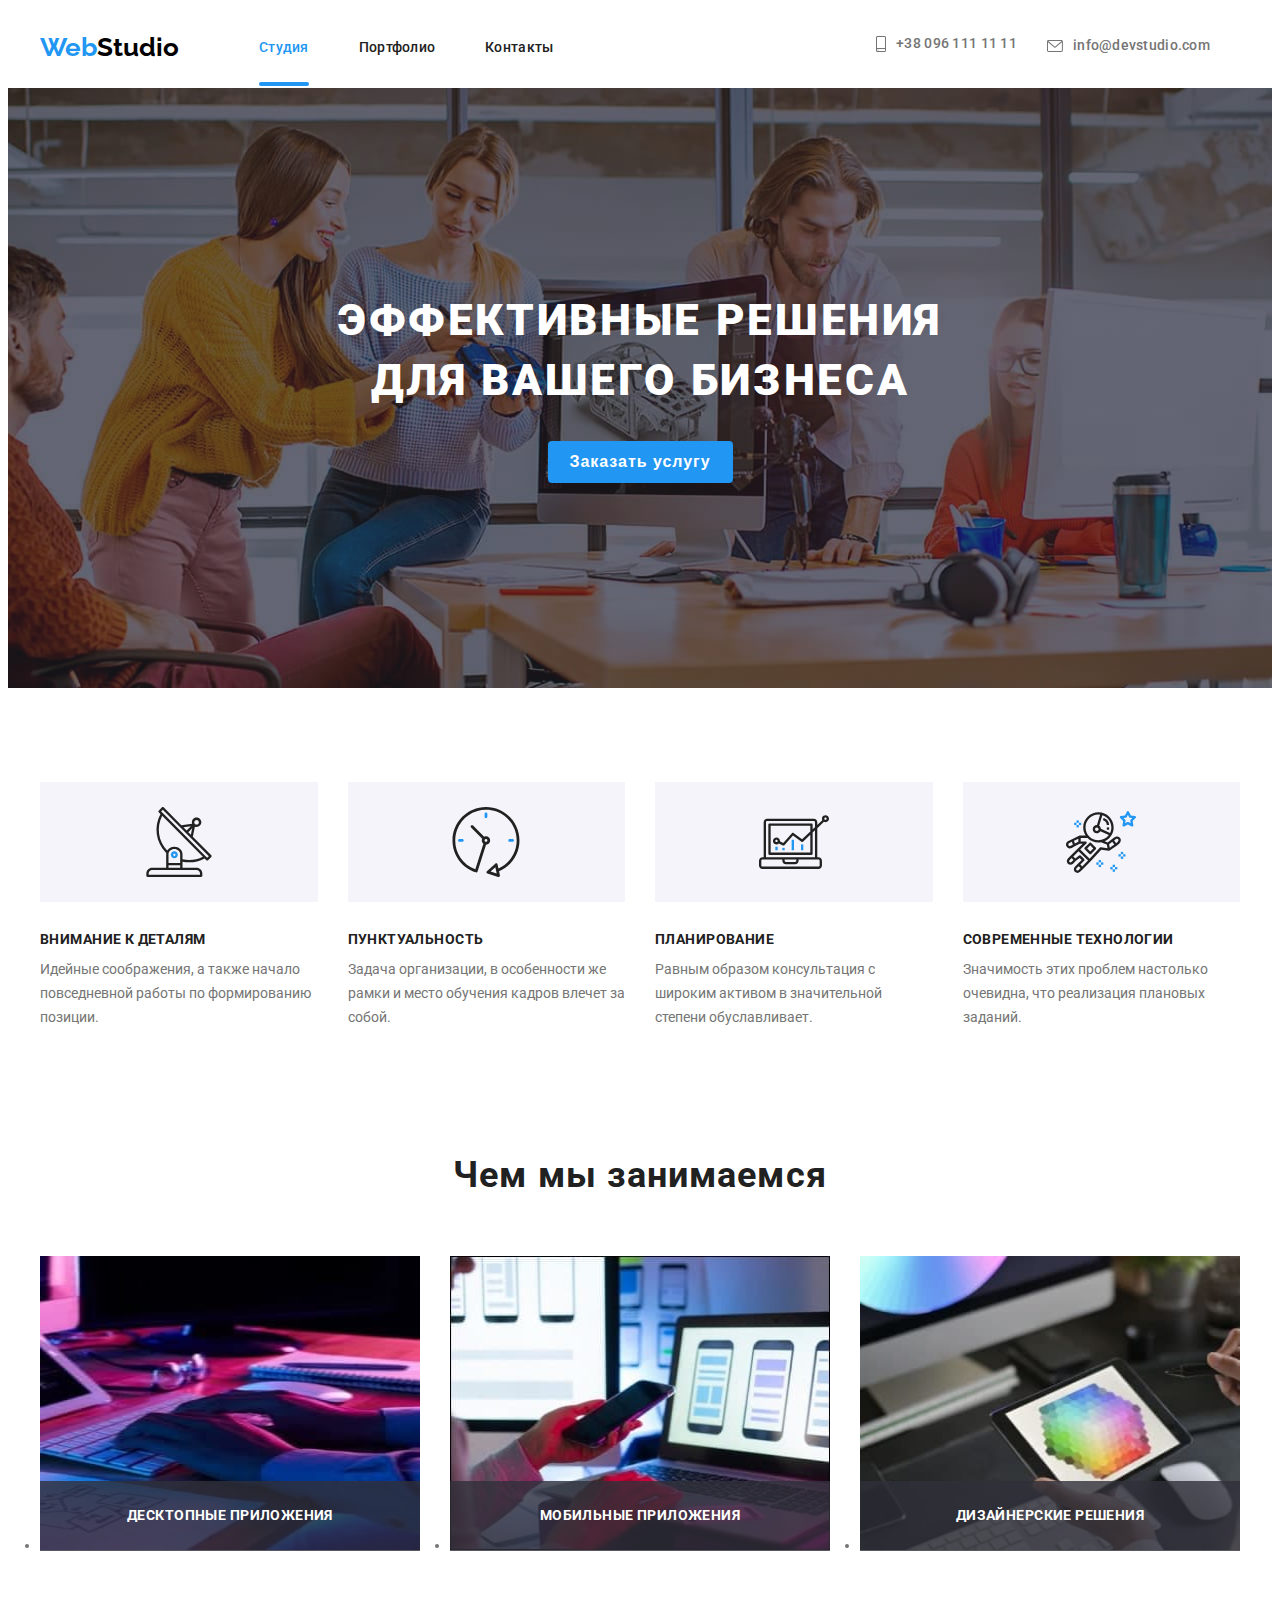
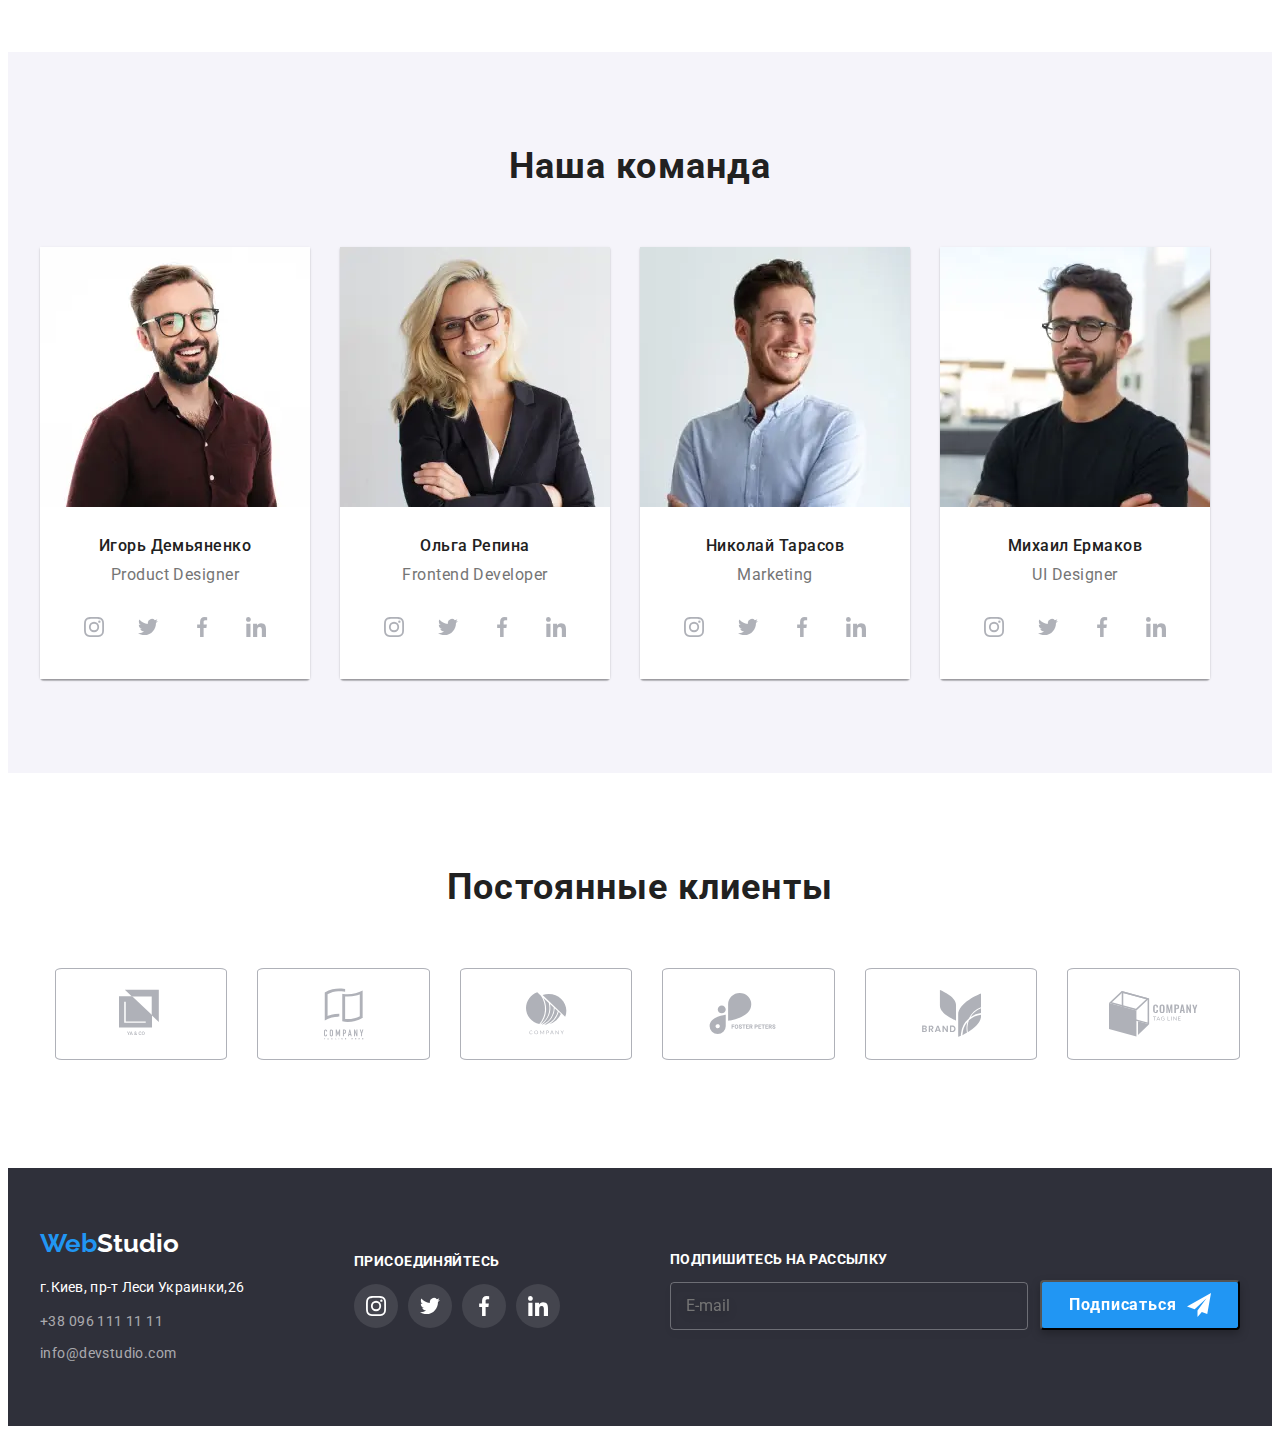
<file: index.html>
<!DOCTYPE html>
<html lang="en">
<head>
    <meta charset="UTF-8">
    <meta name="viewport" content="width=device-width, initial-scale=1.0">
    <title>hw8</title>
    <link rel="preconnect" href="https://fonts.gstatic.com">
    <link rel="preconnect" href="https://fonts.gstatic.com">
    <link href="https://fonts.googleapis.com/css2?family=Raleway:wght@700&family=Roboto:wght@400;500;700;900&display=swap"
        rel="stylesheet">
    <link rel="stylesheet" href="https://cdnjs.cloudflare.com/ajax/libs/modern-normalize/1.0.0/modern-normalize.min.css"
        integrity="sha512-ISS7cAi1PEhQ8jnbJpJZMd29NlhNj4AWYyLOSp2CE/CsHxTCu+r+t0D2yoJudVrd0/8fTVPUVDzY5Tvli75u/g=="
        crossorigin="anonymous" />
    <link rel="stylesheet" href="./css/main.min.css">
</head>

 <body class="page">
    
    
        <div class="conteiner">
            <header>
    
                <nav class="headermenu">
                    <div class="headr-line">
    
                        <a href="./index.html" class="logo">Web<span class="logo-black">Studio</span></a>
                        <button type="button" class="menu-button" data-menu-button aria-expanded="false"
                            aria-controls="menu-container">
                            <svg width="40" height="40" aria-label="Переключатель мобильного меню">
                                <use class="icon-cross" href="./icon/spritecrossmenu.svg#cross"></use>
                                <use class="icon-menu" href="./icon/spritecrossmenu.svg#menu"></use>
    
                            </svg>
                        </button>
    
    
    
    
                    </div>
    
                    <div class="menu-container" id="menu-container" data-menu>
                        <ul class="navigation list">
                            <li class="item"><a href="./index.html" class="link current">Студия</a></li>
                            <li class="item"><a href="./portfolio.html" class="link">Портфолио</a></li>
                            <li class="item"><a href="" class="link">Контакты</a></li>
                        </ul>
    
    
                        <ul class="contacts list absollev">
                            <li class="contact-items">
    
                                <a href="tel:" class="contact-items-telmailto number">
                                    <svg class="itemsvg" width="10" height="16">
                                        <use href="./icon/sprite.svg#smartphone"></use>
                                    </svg>
    
                                    +38 096 111 11 11</a>
                            </li>
                            <li class="contact-items">
    
                                <a href="mailto:" class="contact-items-telmailto">
                                    <svg class="itemsvg" width="16" height="12">
                                        <use href="./icon/sprite.svg#envelope"></use>
                                    </svg>
                                    info@devstudio.com</a>
                            </li>
    
                        </ul>
                        <ul class="social list absol">
                            <li class="socialem" ><a href="" class="social-text">Instagram</a></li>
                            <li class="socialem"><a href="" class="social-text">Twitter</a></li>
                            <li class="socialem"><a href="" class="social-text">Facebook</a></li>
                            <li class="socialem"><a href="" class="social-text">LinkedIn</a></li>
                        </ul>
                    </div>
                    
                </nav>
            </header>
        </div>
    
    

    
       <main>
    <section class="section-order">
        <div class="conteiner">
            <div class="conteinermenu">
        <h1 class="accentpage">ЭФФЕКТИВНЫЕ РЕШЕНИЯ ДЛЯ ВАШЕГО БИЗНЕСА</h1>
        <button  type="button" class="button primery" data-modal-open>Заказать услугу</button>
        </div></div>
    </section>
    <section class="section-aboutus">
        <div class="conteiner">
        <ul class="specification">
            <li class="specification-elem scenery">
                <h3 class="elem-title">ВНИМАНИЕ К ДЕТАЛЯМ</h3>                
                <p class="elem-discription">Идейные соображения, а также начало повседневной работы по формированию позиции.</p>
            </li>
            <li class="specification-elem scenery">
                <h3 class="elem-title">ПУНКТУАЛЬНОСТЬ</h3>    
                <p class="elem-discription">Задача организации, в особенности же рамки и место обучения кадров влечет за собой.</p>
            </li>
            <li class="specification-elem scenery">
                <h3 class="elem-title">ПЛАНИРОВАНИЕ</h3>
                <p class="elem-discription">Равным образом консультация с широким активом в значительной степени обуславливает.</p>
            </li>
            <li class="specification-elem scenery">
                <h3 class="elem-title ">СОВРЕМЕННЫЕ ТЕХНОЛОГИИ</h3>            
                <p class="elem-discription">Значимость этих проблем настолько очевидна, что реализация плановых заданий.</p>
            </li>
        </ul>
        </div>
    </section>
    <section class="section-categories">
        <div class="conteiner">
        <h2 class="categories-title aboutzag">Чем мы занимаемся</h2>
        <ul class="categories-set">
        <li class="categories-set-elem">
            <img src="./image/box1.jpg" alt="Картинка с изображением ноутбука" width="370" height="294" class="box">
            <p class="flexemp">ДЕСКТОПНЫЕ ПРИЛОЖЕНИЯ</p>
        </li>
        <li class="categories-set-elem">
            <img src="./image/box2.jpg" alt="Картинка с изображением телефона" width="370" height="294" class="box">
            <p class="flexemp">МОБИЛЬНЫЕ ПРИЛОЖЕНИЯ</p>
            </li>
        <li class="categories-set-elem">
            <img src="./image/box3.jpg" alt="Картинка с изображением планшета" width="370" height="294" class="box">
            <p class="flexemp">ДИЗАЙНЕРСКИЕ РЕШЕНИЯ</p>
            </li>
        </ul>
        </div>
        
    </section>
    <section class="section-team">
        <div class="conteiner">
        <h2 class="zag">Наша команда</h2>
        <ul class="piople list">
        <li class="piople-elem">
                       
            <picture>
                <source srcset="./image/igor-270.webp 1x, ./image/igor-540.webp 2x"
                    media="(min-width:1200px)" type="image/webp">
                <source srcset="./image/igor-270.jpg 1x, ./image/igor-540.jpg 2x"
                    media="(min-width:1200px)">
            
                <source srcset="./image/igor-354.webp 1x, ./image/igor-708.webp 2x"
                    media="(min-width:768px)" type="image/webp">
                <source srcset="./image/igor-354.jpg 1x, ./image/igor-708.jpg 2x"
                    media="(min-width:768px)">
            
                <source srcset="./image/igor-450.webp 1x, ./image/igor-900.webp 2x"
                    media="(min-width:320px)" type="image/webp">
                <source srcset="./image/igor-450.jpg 1x, ./image/igor-900.jpg 2x"
                    media="(min-width:320px)">
                <img class="piople-foto" src="./image/igor-450.jpg" alt="фото Игоря Демьяненка">
            </picture>
            <div class="card-comand">
            <h3 class="section-title name">Игорь Демьяненко</h3>
            <p class="profession">Product Designer</p>
            
            <div>
                <ul class="socseti">
                    <li class="svgicon">
                        <a href="" class="socsetiicon">
                            <svg width="20" height="20" class="grey">
                                <use href="./icon/sprite.svg#instagram"></use>
                            </svg>
                        </a>
                       
                    </li>
                    <li class="svgicon">
                        <a href="" class="socsetiicon">
                            <svg width="20" height="20" class="grey">
                                <use href="./icon/sprite.svg#twitter"></use>
                            </svg>
                        </a>
                    
                    </li>
                    <li class="svgicon">
                        <a href="" class="socsetiicon">
                            <svg width="20" height="20" class="grey">
                                <use href="./icon/sprite.svg#facebook"></use>
                            </svg>
                        </a>
                    
                    </li>
                    <li class="svgicon">
                        <a href="" class="socsetiicon">
                            <svg width="20" height="20" class="grey">
                                <use href="./icon/sprite.svg#linkedin"></use>
                            </svg>
                        </a>
                    
                    </li>
                   
                </ul>
            </div>
            </div>
        </li>

        <li class="piople-elem">            
            
            <picture>
                <source srcset="./image/olga-270.webp 1x, ./image/olga-540.webp 2x" media="(min-width:1200px)" type="image/webp">
                <source srcset="./image/olga-270.jpg 1x, ./image/olga-540.jpg 2x" media="(min-width:1200px)">
            
                <source srcset="./image/olga-354.webp 1x, ./image/olga-708.webp 2x" media="(min-width:768px)" type="image/webp">
                <source srcset="./image/olga-354.jpg 1x, ./image/olga-708.jpg 2x" media="(min-width:768px)">
            
                <source srcset="./image/olga-450.webp 1x, ./image/olga-900.webp 2x" media="(min-width:320px)" type="image/webp">
                <source srcset="./image/olga-450.jpg 1x, ./imageolgar-900.jpg 2x" media="(min-width:320px)">
                <img class="piople-foto" src="./image/olga-450.jpg" alt="фото Игоря Демьяненка">
            </picture>
            <div class="card-comand">
            <h3 class="section-title name">Ольга Репина</h3>
            <p class="profession">Frontend Developer</p>
        <div>
            <ul class="socseti">
                <li class="svgicon">
                    <a href="" class="socsetiicon">
                        <svg width="20" height="20" class="grey">
                            <use href="./icon/sprite.svg#instagram"></use>
                        </svg>
                    </a>
        
                </li>
                <li class="svgicon">
                    <a href="" class="socsetiicon">
                        <svg width="20" height="20" class="grey">
                            <use href="./icon/sprite.svg#twitter"></use>
                        </svg>
                    </a>
        
                </li>
                <li class="svgicon">
                    <a href="" class="socsetiicon">
                        <svg width="20" height="20" class="grey">
                            <use href="./icon/sprite.svg#facebook"></use>
                        </svg>
                    </a>
        
                </li>
                <li class="svgicon">
                    <a href="" class="socsetiicon">
                        <svg width="20" height="20" class="grey">
                            <use href="./icon/sprite.svg#linkedin"></use>
                        </svg>
                    </a>
        
                </li>
        
            </ul>
        </div>
            </div>
        </li>
        <li class="piople-elem">
            
            
        <picture>
            <source srcset="./image/nikol-270.webp 1x, ./image/nikol-540.webp 2x" media="(min-width:1200px)" type="image/webp">
            <source srcset="./image/nikol-270.jpg 1x, ./image/nikol-540.jpg 2x" media="(min-width:1200px)">
        
            <source srcset="./image/nikol-354.webp 1x, ./image/nikol-708.webp 2x" media="(min-width:768px)" type="image/webp">
            <source srcset="./image/nikol-354.jpg 1x, ./image/nikol-708.jpg 2x" media="(min-width:768px)">
        
            <source srcset="./image/nikol-450.webp 1x, ./image/nikol-900.webp 2x" media="(min-width:320px)" type="image/webp">
            <source srcset="./image/nikol-450.jpg 1x, ./image/nikol-900.jpg 2x" media="(min-width:320px)">
            <img class="piople-foto" src="./image/nikol-450.jpg" alt="фото Игоря Демьяненка">
        </picture>
                <div class="card-comand">
            <h3 class="section-title name">Николай Тарасов</h3>
            <p class="profession">Marketing</p>
            <div>
                <ul class="socseti">
                    <li class="svgicon">
                        <a href="" class="socsetiicon">
                            <svg width="20" height="20" class="grey">
                                <use href="./icon/sprite.svg#instagram"></use>
                            </svg>
                        </a>
            
                    </li>
                    <li class="svgicon">
                        <a href="" class="socsetiicon">
                            <svg width="20" height="20" class="grey">
                                <use href="./icon/sprite.svg#twitter"></use>
                            </svg>
                        </a>
            
                    </li>
                    <li class="svgicon">
                        <a href="" class="socsetiicon">
                            <svg width="20" height="20" class="grey">
                                <use href="./icon/sprite.svg#facebook"></use>
                            </svg>
                        </a>
            
                    </li>
                    <li class="svgicon">
                        <a href="" class="socsetiicon">
                            <svg width="20" height="20" class="grey">
                                <use href="./icon/sprite.svg#linkedin"></use>
                            </svg>
                        </a>
            
                    </li>
            
                </ul>
            </div>
            </div>
        </li>
        <li class="piople-elem">
            
            
        <picture>
            <source srcset="./image/mihail-270.webp 1x, ./image/mihail-540.webp 2x" media="(min-width:1200px)" type="image/webp">
            <source srcset="./image/mihail-270.jpg 1x, ./image/mihail-540.jpg 2x" media="(min-width:1200px)">
        
            <source srcset="./image/mihail-354.webp 1x, ./image/mihail-708.webp 2x" media="(min-width:768px)" type="image/webp">
            <source srcset="./image/mihail-354.jpg 1x, ./image/mihail-708.jpg 2x" media="(min-width:768px)">
        
            <source srcset="./image/mihail-450.webp 1x, ./image/mihail-900.webp 2x" media="(min-width:320px)" type="image/webp">
            <source srcset="./image/mihail-450.jpg 1x, ./image/mihail-900.jpg 2x" media="(min-width:320px)">
            <img class="piople-foto" src="./image/mihail-450.jpg" alt="фото Игоря Демьяненка">
        </picture>
                <div class="card-comand">
            <h3 class="section-title name">Михаил Ермаков</h3>
            <p class="profession">UI Designer</p>
        <div>
            <ul class="socseti">
                <li class="svgicon">
                    <a href="" class="socsetiicon">
                        <svg width="20" height="20" class="grey">
                            <use href="./icon/sprite.svg#instagram"></use>
                        </svg>
                    </a>
        
                </li>
                <li class="svgicon">
                    <a href="" class="socsetiicon">
                        <svg width="20" height="20" class="grey">
                            <use href="./icon/sprite.svg#twitter"></use>
                        </svg>
                    </a>
        
                </li>
                <li class="svgicon">
                    <a href="" class="socsetiicon">
                        <svg width="20" height="20" class="grey">
                            <use href="./icon/sprite.svg#facebook"></use>
                        </svg>
                    </a>
        
                </li>
                <li class="svgicon">
                    <a href="" class="socsetiicon">
                        <svg width="20" height="20" class="grey">
                            <use href="./icon/sprite.svg#linkedin"></use>
                        </svg>
                    </a>
        
                </li>
        
            </ul>
        </div>
        </div>
        </li>            
        </ul>
        </div>
    </section>
    <section class="section-clients">
    <div class="conteiner">
        <h2 class="section-title zag">Постоянные клиенты</h2>
        <ul class="cardclient">
            <li class="client">
                <a href="" class="svga">
                   <svg width="44" height="50" class="greyclient">   
                     <use href="./icon/sprite.svg#logoo1">
                     </use>
                   </svg>
                </a>
            </li>
            <li class="client">
                <a href="" class="svga">
                    <svg width="40" height="52" class="greyclient">
                        <use href="./icon/sprite.svg#logoo2">
                        </use>
                    </svg>
                </a>
            </li>
            <li class="client">
                <a href="" class="svga">
                    <svg width="41" height="43" class="greyclient">
                        <use href="./icon/sprite.svg#logoo3">
                        </use>
                    </svg>
                </a>
            </li>
            <li class="client">
                <a href="" class="svga">
                    <svg width="80" height="42" class="greyclient">
                        <use href="./icon/sprite.svg#logoo4">
                        </use>
                    </svg>
                </a>
            </li>
            <li class="client">
                <a href="" class="svga">
                    <svg width="59" height="47" class="greyclient">
                        <use href="./icon/sprite.svg#logoo5">
                        </use>
                    </svg>
                </a>
            </li>
            <li class="client">
                <a href="" class="svga">
                    <svg width="89" height="46" class="greyclient">
                        <use href="./icon/sprite.svg#logoo6">
                        </use>
                    </svg>
                </a>
            </li>
        </ul>
     </div>   
    </section>
    
     
       </main>
       <footer class="footer">
        <div class="conteiner">
           <div class="contact">
             
           <div class="footeradres">
                   <div class="logotip">
                   <a href="./index.html" class="logofoot">Web<span class="white">Studio</span></a>
                   </div>
                 <ul class="sitenav list">
                   <li class="adres">
                      <p>г.Киев, пр-т Леси Украинки,26</p>
                   </li>
                   <li class="adres"><a href="tel:" class="links">+38 096 111 11 11</a></li>
                   <li class="adres"><a href="mail:" class="links">info@devstudio.com</a></li>
                 </ul>
             </div>
             <div class="footerlink">
                 <p class="join">ПРИСОЕДИНЯЙТЕСЬ</p>
                 <div>
                <ul class="footericon">
                    <li class="svgicon">
                        <a href="" class="footerbgicon">
                            <svg width="20" height="20" class="iconwhite">
                                <use href="./icon/sprite.svg#instagram"></use>
                            </svg>
                        </a>
                
                    </li>
                    <li class="svgicon">
                        <a href="" class="footerbgicon">
                            <svg width="20" height="20" class="iconwhite">
                                <use href="./icon/sprite.svg#twitter"></use>
                            </svg>
                        </a>
                
                    </li>
                    <li class="svgicon">
                        <a href="" class="footerbgicon">
                            <svg width="20" height="20" class="iconwhite">
                                <use href="./icon/sprite.svg#facebook"></use>
                            </svg>
                        </a>
                
                    </li>
                    <li class="svgicon">
                        <a href="" class="footerbgicon">
                            <svg width="20" height="20" class="iconwhite">
                                <use href="./icon/sprite.svg#linkedin"></use>
                            </svg>
                        </a>
                
                    </li>
                
                </ul>
                 </div>

            </div>
            <div class="footersubscription">
                
                <form class="form formfoot">
                    <div class="subscriptionfoot">
                        <label for="mail" class="script">ПОДПИШИТЕСЬ НА РАССЫЛКУ</label>
                        <input type="email" name="mail" id="mail" placeholder="E-mail" class="inputmail" />
                    </div>
                 <div class="butm">
                   <button class="butmail">
                       <span class="butmailspan">Подписаться</span>
                       
                       <svg width="24" height="24">
                           <use href="./icon/spritehwsix.svg#airplane"></use>
                       </svg>
                   </button>
                </div>
                </form>
                
                
            </div>
        </div>
           </div>
        
       </footer>
    <div class="backdrop is-hidden" data-modal>
        <div class="modal">
            <button data-modal-close  class="butclose" >
                   <svg width="18" height="18" class="clos">
                       <use href="./icon/spritehwsix.svg#close">
                       </use>
                   </svg>
            </button>

            <h1 class="modalzag">Оставьте свои данные, мы вам перезвоним</h1>
            <form class="formmodal">
                <div class="formtrans">
                <div class="form-field">
                    <svg width="12" height="12" class="iconmodal">
                        <use href="./icon/spritehwsix.svg#man"></use>
                    </svg>
                    <input type="text" name="name" class="modalinput" id="name"/>
                    <label for="name" class="modallab">Имя</label>
                </div>   
                </div>
                <div class="formtrans">
                <div class="form-field">
                    <svg width="12" height="12" class="iconmodal">
                        <use href="./icon/spritehwsix.svg#tube"></use>
                    </svg>
                    <input type="tel" name="tel" class="modalinput" id="tel"/>
                    <label for="tel" class="modallab">Телефон</label>
                    
                </div>
                </div>
                <div class="formtrans">
                <div class="form-field">
                    <svg width="12" height="12" class="iconmodal">
                        <use href="./icon/spritehwsix.svg#enveloplittle"></use>
                    </svg>
                    <input type="email" name="mail" class="modalinput" id="mail" />
                    <label for="mail" class="modallab">Почта</label>
                </div>
                </div>
                <div class="formtrans-com">
                <div class="form-field">
                    
                    <textarea class="commentaries modalinput" name="comment" id="comment" rows="8" placeholder="Введите текст"></textarea>
                    <label for="comment" class="modallab">Комментарий</label>
                </div></div>
                
                <div class="form-field">
                    <div class="chec">                    
                    <label class="checpolicy">Соглашаюсь c рассылкой и принимаю 
                        <a href="" class="contract">Условия договора</a>
                        <input class="checbox" type="checkbox" name="policy" />
                        <svg width="20" height="20" class="checsvg">
                            <use href="./icon/spritehwsix.svg#check"></use>
                        </svg>
                     </label>                    
                    
                </div></div>
            
                <div class="cnopka">
                <button class="butpolicy">
                    <span class="butform">Отправить</span>               
                </button> </div>
                </form>
                </div>

        
    </div>
    <script src="./modal.js"></script> 
    <script src="./menu.js"></script>
 </body>
</html>
</file>
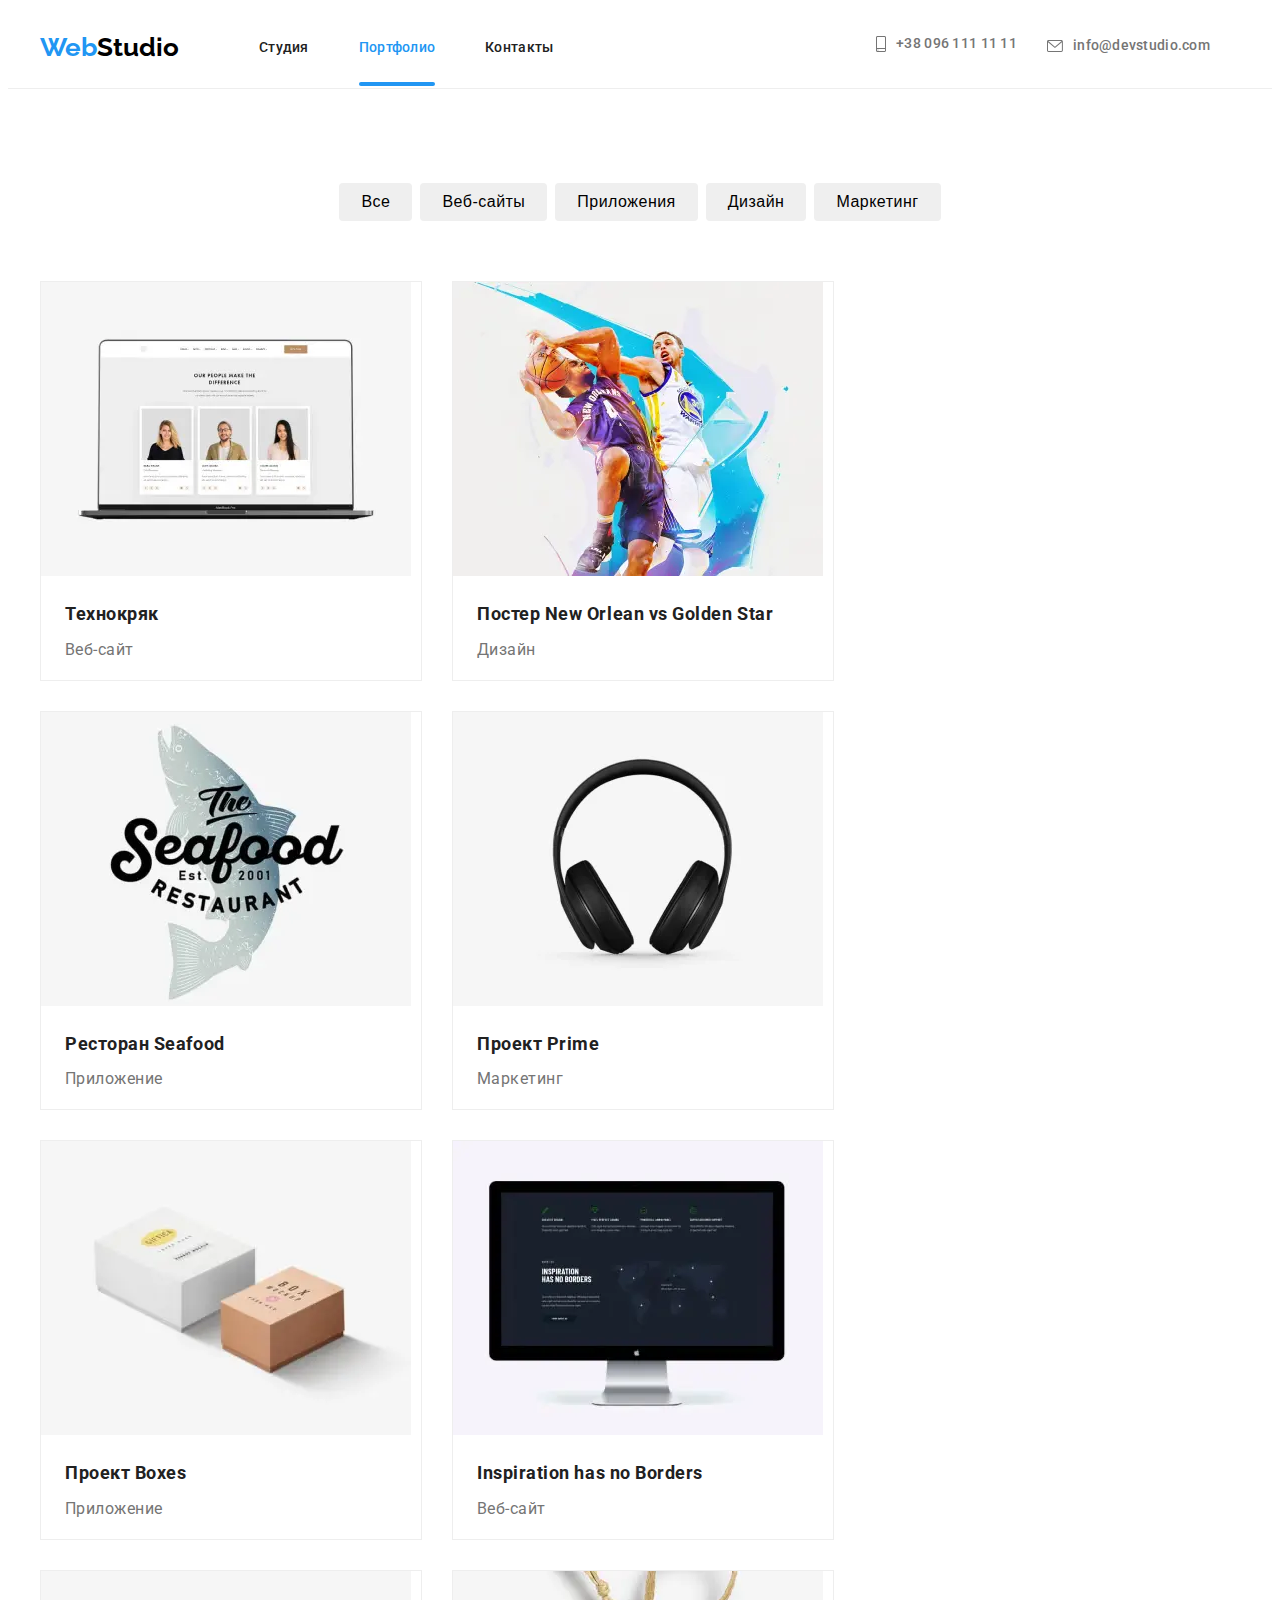
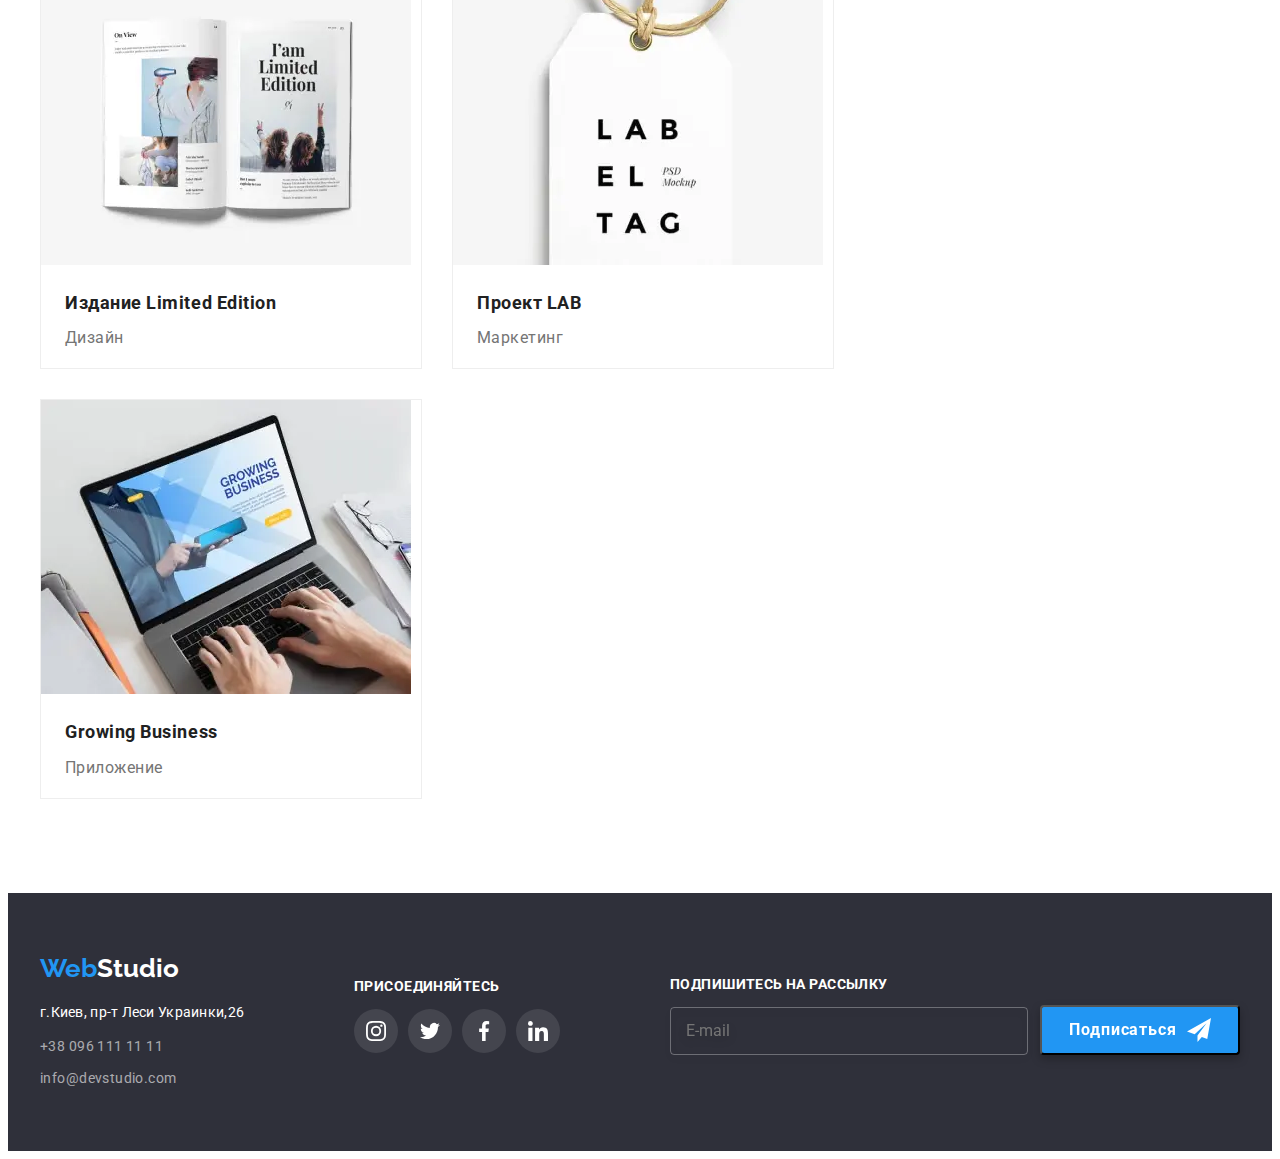
<file: portfolio.html>
<!DOCTYPE html>
<html lang="en">

<head>
    <meta charset="UTF-8">
    <meta name="viewport" content="width=device-width, initial-scale=1.0">
    <title>hw8</title>
    <link rel="preconnect" href="https://fonts.gstatic.com">
    <link rel="preconnect" href="https://fonts.gstatic.com">
    <link
        href="https://fonts.googleapis.com/css2?family=Raleway:wght@700&family=Roboto:wght@400;500;700;900&display=swap"
        rel="stylesheet">
    <link rel="stylesheet" href="https://cdnjs.cloudflare.com/ajax/libs/modern-normalize/1.0.0/modern-normalize.min.css"
        integrity="sha512-ISS7cAi1PEhQ8jnbJpJZMd29NlhNj4AWYyLOSp2CE/CsHxTCu+r+t0D2yoJudVrd0/8fTVPUVDzY5Tvli75u/g=="
        crossorigin="anonymous" />
    <link rel="stylesheet" href="./css/main.min.css">
</head>


<body class="page">
    
    <header class="headerbord"> 
    <div class="conteiner">
    
        
            <nav class="headermenu">
                <div class="headr-line">
        
                    <a href="./index.html" class="logo">Web<span class="logo-black">Studio</span></a>
                    <button type="button" class="menu-button" data-menu-button aria-expanded="false"
                        aria-controls="menu-container">
                        <svg width="40" height="40" aria-label="Переключатель мобильного меню">
                            <use class="icon-cross" href="./icon/spritecrossmenu.svg#cross"></use>
                            <use class="icon-menu" href="./icon/spritecrossmenu.svg#menu"></use>
        
                        </svg>
                    </button>
        
        
        
        
                </div>
        
                <div class="menu-container" id="menu-container" data-menu>
                    <ul class="navigation list">
                        <li class="item"><a href="./index.html" class="link">Студия</a></li>
                        <li class="item"><a href="./portfolio.html" class="link current">Портфолио</a></li>
                        <li class="item"><a href="" class="link">Контакты</a></li>
                    </ul>
        
        
                    <ul class="contacts list absollev">
                        <li class="contact-items">
        
                            <a href="tel:" class="contact-items-telmailto number">
                                <svg class="itemsvg" width="10" height="16">
                                    <use href="./icon/sprite.svg#smartphone"></use>
                                </svg>
        
                                +38 096 111 11 11</a>
                        </li>
                        <li class="contact-items">
        
                            <a href="mailto:" class="contact-items-telmailto">
                                <svg class="itemsvg" width="16" height="12">
                                    <use href="./icon/sprite.svg#envelope"></use>
                                </svg>
                                info@devstudio.com</a>
                        </li>
        
                    </ul>
                    <ul class="social list absol">
                        <li><a href="" class="social-text">Instagram</a></li>
                        <li><a href="" class="social-text">Twitter</a></li>
                        <li><a href="" class="social-text">Facebook</a></li>
                        <li><a href="" class="social-text">LinkedIn</a></li>
                    </ul>
                </div>
            </nav>
        </header>
    </div>
    
 
    
     <main>
        
            <section class="portfoliomain">
                <div class="conteiner">
            <div class= "contboot">
            <ul class="contbutton list">
           <li class="filtr"><button type="button" class="button portfolio">Все</button></li>
           <li class="filtr"><button type="button" class="button portfolio">Веб-сайты</button></li>
           <li class="filtr"><button type="button" class="button portfolio">Приложения</button></li>
           <li class="filtr"><button type="button" class="button portfolio">Дизайн</button></li>
           <li class="filtr"><button type="button" class="button portfolio">Маркетинг</button></li>
            </ul>          
            </div>
           
         
            <div class="gallery">
            <ul class="gallery-nav list">
              <li class="product">
                  <a href="" class="product-link">
                    <div class="positionabs">  
                    <picture>
                        <source srcset="./image-portfolio/techno-370.webp 1x, ./image-portfolio/techno-740.webp 2x"
                            media="(min-width:1200px)" type="image/webp">
                        <source srcset="./image-portfolio/techno-370.jpg 1x, ./image-portfolio/techno-740.jpg 2x"
                            media="(min-width:1200px)">
                    
                        <source srcset="./image-portfolio/techno-354.webp 1x, ./image-portfolio/techno-708.webp 2x"
                            media="(min-width:768px)" type="image/webp">
                        <source srcset="./image-portfolio/techno-354.jpg 1x, ./image-portfolio/techno-708.jpg 2x"
                            media="(min-width:768px)">
                    
                        <source srcset="./image-portfolio/techno-450.webp 1x, ./image-portfolio/techno-900.webp 2x"
                            media="(min-width:320px)" type="image/webp">
                        <source srcset="./image-portfolio/techno-450.jpg 1x, ./image-portfolio/techno-900.jpg 2x"
                            media="(min-width:320px)">
                    
                    
                        <img src="./image-portfolio/techno-450.jpg" alt="два баскетболиста борятся за мяч">
                    </picture>
                   <p class="imgportp">Технокряк это современная площадка распостранения коронавируса. Компании используют эту платформу для цифрового шпионажа и атак на защищенные сервера конкурентов.</p>
                </div >
                   <div class="card">
                   <h2 class="card-title work">Технокряк</h2>
                   <p class="kind">Веб-сайт</p>
                </div>
                   </a>
              </li>
              <li class="product">
                <a href="" class="product-link">
                    <div class="positionabs">
                    <picture>
                        <source srcset="./image-portfolio/orlean-370.webp 1x, ./image-portfolio/orlean-740.webp 2x"
                            media="(min-width:1200px)" type="image/webp">
                        <source srcset="./image-portfolio/orlean-370.jpg 1x, ./image-portfolio/orlean-740.jpg 2x"
                            media="(min-width:1200px)">
                    
                        <source srcset="./image-portfolio/orlean-354.webp 1x, ./image-portfolio/orlean-708.webp 2x"
                            media="(min-width:768px)" type="image/webp">
                        <source srcset="./image-portfolio/orlean-354.jpg 1x, ./image-portfolio/orlean-708.jpg 2x" media="(min-width:768px)">
                    
                        <source srcset="./image-portfolio/orlean-450.webp 1x, ./image-portfolio/orlean-900.webp 2x"
                            media="(min-width:320px)" type="image/webp">
                        <source srcset="./image-portfolio/orlean-450.jpg 1x, ./image-portfolio/orlean-900.jpg 2x" media="(min-width:320px)">
                    
                    
                        <img src="./image-portfolio/orlean-450.jpg" alt="два баскетболиста борятся за мяч">
                    </picture>
                    <p class="imgportp">Технокряк это современная площадка распостранения коронавируса. Компании используют эту платформу для цифрового шпионажа и атак на защищенные сервера конкурентов.</p>
                    </div>
                    <div class="card">
                    <h2 class="card-title work">Постер New Orlean vs Golden Star</h2>
                    <p class="kind">Дизайн</p>
                </div>
                </a>
              </li>
              <li class="product">
                <a href="" class="product-link">
                    <div class="positionabs">
                    <picture>
                        <source srcset="./image-portfolio/seafood-370.webp 1x, ./image-portfolio/seafood-740.webp 2x"
                            media="(min-width:1200px)" type="image/webp">
                        <source srcset="./image-portfolio/seafood-370.jpg 1x, ./image-portfolio/seafood-740.jpg 2x"
                            media="(min-width:1200px)">
                    
                        <source srcset="./image-portfolio/seafood-354.webp 1x, ./image-portfolio/seafood-708.webp 2x"
                            media="(min-width:768px)" type="image/webp">
                        <source srcset="./image-portfolio/seafood-354.jpg 1x, ./image-portfolio/seafood-708.jpg 2x" media="(min-width:768px)">
                    
                        <source srcset="./image-portfolio/seafood-450.webp 1x, ./image-portfolio/seafood-900.webp 2x"
                            media="(min-width:320px)" type="image/webp">
                        <source srcset="./image-portfolio/seafood-450.jpg 1x, ./image-portfolio/seafood-900.jpg 2x" media="(min-width:320px)">
                    
                    
                        <img src="./image-portfolio/seafood-450.jpg" alt="два баскетболиста борятся за мяч">
                    </picture>
                    <p class="imgportp">Технокряк это современная площадка распостранения коронавируса. Компании используют эту платформу для цифрового шпионажа и атак на защищенные сервера конкурентов.</p>
                    </div>
                    <div class="card">
                    <h2 class="card-title work">Ресторан Seafood</h2>
                    <p class="kind">Приложение</p>
                    </div>
                </a>
              </li>
              <li class="product">
                <a href="" class="product-link">
                    <div class="positionabs">
                    <picture>
                        <source srcset="./image-portfolio/prime-370.webp 1x, ./image-portfolio/prime-740.webp 2x"
                            media="(min-width:1200px)" type="image/webp">
                        <source srcset="./image-portfolio/prime-370.jpg 1x, ./image-portfolio/prime-740.jpg 2x"
                            media="(min-width:1200px)">
                    
                        <source srcset="./image-portfolio/prime-354.webp 1x, ./image-portfolio/prime-708.webp 2x"
                            media="(min-width:768px)" type="image/webp">
                        <source srcset="./image-portfolio/prime-354.jpg 1x, ./image-portfolio/prime-708.jpg 2x"
                            media="(min-width:768px)">
                    
                        <source srcset="./image-portfolio/prime-450.webp 1x, ./image-portfolio/prime-900.webp 2x"
                            media="(min-width:320px)" type="image/webp">
                        <source srcset="./image-portfolio/prime-450.jpg 1x, ./image-portfolio/prime-900.jpg 2x"
                            media="(min-width:320px)">
                    
                    
                        <img src="./image-portfolio/prime-450.jpg" alt="два баскетболиста борятся за мяч">
                    </picture>
                     <p class="imgportp">Технокряк это современная площадка распостранения коронавируса. Компании используют эту платформу для цифрового шпионажа и атак на защищенные сервера конкурентов.</p>
                    </div>
                     <div class="card">
                     <h2 class="card-title work">Проект Prime</h2>
                     <p class="kind">Маркетинг</p>
                    </div>
                </a>
              </li>
              <li class="product">
                <a href="" class="product-link">
                    <div class="positionabs">
                    <picture>
                        <source srcset="./image-portfolio/boxes-370.webp 1x, ./image-portfolio/boxes-740.webp 2x" media="(min-width:1200px)"
                            type="image/webp">
                        <source srcset="./image-portfolio/boxes-370.jpg 1x, ./image-portfolio/boxes-740.jpg 2x" media="(min-width:1200px)">
                    
                        <source srcset="./image-portfolio/boxes-354.webp 1x, ./image-portfolio/boxes-708.webp 2x" media="(min-width:768px)"
                            type="image/webp">
                        <source srcset="./image-portfolio/boxes-354.jpg 1x, ./image-portfolio/boxes-708.jpg 2x" media="(min-width:768px)">
                    
                        <source srcset="./image-portfolio/boxes-450.webp 1x, ./image-portfolio/boxes-900.webp 2x" media="(min-width:320px)"
                            type="image/webp">
                        <source srcset="./image-portfolio/boxes-450.jpg 1x, ./image-portfolio/boxes-900.jpg 2x" media="(min-width:320px)">
                    
                    
                        <img src="./image-portfolio/boxes-450.jpg" alt="два баскетболиста борятся за мяч">
                    </picture>
                    <p class="imgportp">Технокряк это современная площадка распостранения коронавируса. Компании используют эту платформу для цифрового шпионажа и атак на защищенные сервера конкурентов.</p>
                    </div>
                    <div class="card">
                    <h2 class="card-title work">Проект Boxes</h2>
                    <p class="kind">Приложение</p>
                    </div>
                </a>
              </li>
              <li class="product">
                <a href="" class="product-link">
                    <div class="positionabs">
                    <picture>
                        <source srcset="./image-portfolio/inspiration-370.webp 1x, ./image-portfolio/inspiration-740.webp 2x" media="(min-width:1200px)"
                            type="image/webp">
                        <source srcset="./image-portfolio/inspiration-370.jpg 1x, ./image-portfolio/inspiration-740.jpg 2x" media="(min-width:1200px)">
                    
                        <source srcset="./image-portfolio/inspiration-354.webp 1x, ./image-portfolio/inspiration-708.webp 2x" media="(min-width:768px)"
                            type="image/webp">
                        <source srcset="./image-portfolio/inspiration-354.jpg 1x, ./image-portfolio/inspiration-708.jpg 2x" media="(min-width:768px)">
                    
                        <source srcset="./image-portfolio/inspiration-450.webp 1x, ./image-portfolio/inspiration-900.webp 2x" media="(min-width:320px)"
                            type="image/webp">
                        <source srcset="./image-portfolio/inspiration-450.jpg 1x, ./image-portfolio/inspiration-900.jpg 2x" media="(min-width:320px)">
                    
                    
                        <img src="./image-portfolio/inspiration-450.jpg" alt="два баскетболиста борятся за мяч">
                    </picture>
                    <p class="imgportp">Технокряк это современная площадка распостранения коронавируса. Компании используют эту платформу для цифрового шпионажа и атак на защищенные сервера конкурентов.</p>
                    </div>
                    <div class="card">
                    <h2 class="card-title work">Inspiration has no Borders</h2>
                    <p class="kind">Веб-сайт</p>
                   </div>
                </a>
              </li>
              <li class="product">
                <a href="" class="product-link">
                    <div class="positionabs">
                    <picture>
                        <source srcset="./image-portfolio/limedit-370.webp 1x, ./image-portfolio/limedit-740.webp 2x"
                            media="(min-width:1200px)" type="image/webp">
                        <source srcset="./image-portfolio/limedit-370.jpg 1x, ./image-portfolio/limedit-740.jpg 2x"
                            media="(min-width:1200px)">
                    
                        <source srcset="./image-portfolio/limedit-354.webp 1x, ./image-portfolio/limedit-708.webp 2x"
                            media="(min-width:768px)" type="image/webp">
                        <source srcset="./image-portfolio/limedit-354.jpg 1x, ./image-portfolio/limedit-708.jpg 2x"
                            media="(min-width:768px)">
                    
                        <source srcset="./image-portfolio/limedit-450.webp 1x, ./image-portfolio/limedit-900.webp 2x"
                            media="(min-width:320px)" type="image/webp">
                        <source srcset="./image-portfolio/limedit-450.jpg 1x, ./image-portfolio/limedit-900.jpg 2x"
                            media="(min-width:320px)">
                    
                    
                        <img src="./image-portfolio/limedit-450.jpg" alt="два баскетболиста борятся за мяч">
                    </picture>
                    <p class="imgportp">Технокряк это современная площадка распостранения коронавируса. Компании используют эту платформу для цифрового шпионажа и атак на защищенные сервера конкурентов.</p>
                    </div>
                    <div class="card">
                    <h2 class="card-title work">Издание Limited Edition</h2>
                    <p class="kind">Дизайн</p>
                    </div>
                </a>
             </li>
              <li class="product">
                <a href="" class="product-link">
                    <div class="positionabs">
                    <picture>
                        <source srcset="./image-portfolio/lab-370.webp 1x, ./image-portfolio/lab-740.webp 2x" media="(min-width:1200px)"
                            type="image/webp">
                        <source srcset="./image-portfolio/lab-370.jpg 1x, ./image-portfolio/lab-740.jpg 2x" media="(min-width:1200px)">
                    
                        <source srcset="./image-portfolio/lab-354.webp 1x, ./image-portfolio/lab-708.webp 2x" media="(min-width:768px)"
                            type="image/webp">
                        <source srcset="./image-portfolio/lab-354.jpg 1x, ./image-portfolio/lab-708.jpg 2x" media="(min-width:768px)">
                    
                        <source srcset="./image-portfolio/lab-450.webp 1x, ./image-portfolio/lab-900.webp 2x" media="(min-width:320px)"
                            type="image/webp">
                        <source srcset="./image-portfolio/lab-450.jpg 1x, ./image-portfolio/lab-900.jpg 2x" media="(min-width:320px)">
                    
                    
                        <img src="./image-portfolio/lab-450.jpg" alt="два баскетболиста борятся за мяч">
                    </picture>
                    <p class="imgportp">Технокряк это современная площадка распостранения коронавируса. Компании используют эту платформу для цифрового шпионажа и атак на защищенные сервера конкурентов.</p>
                    </div>
                    <div class="card">
                    <h2 class="card-title work">Проект LAB</h2>
                    <p class="kind">Маркетинг</p>
                    </div>
                </a>
              </li>
              <li class="product">
                <a href="" class="product-link">
                    <div class="positionabs">
                <picture>
                    <source srcset="./image-portfolio/business-370.webp 1x, ./image-portfolio/business-740.webp 2x" media="(min-width:1200px)"
                        type="image/webp">
                    <source srcset="./image-portfolio/business-370.jpg 1x, ./image-portfolio/business-740.jpg 2x" media="(min-width:1200px)">
                
                    <source srcset="./image-portfolio/business-354.webp 1x, ./image-portfolio/business-708.webp 2x" media="(min-width:768px)"
                        type="image/webp">
                    <source srcset="./image-portfolio/business-354.jpg 1x, ./image-portfolio/business-708.jpg 2x" media="(min-width:768px)">
                
                    <source srcset="./image-portfolio/business-450.webp 1x, ./image-portfolio/business-900.webp 2x" media="(min-width:320px)"
                        type="image/webp">
                    <source srcset="./image-portfolio/business-450.jpg 1x, ./image-portfolio/business-900.jpg 2x" media="(min-width:320px)">
                
                
                    <img src="./image-portfolio/business-450.jpg" alt="два баскетболиста борятся за мяч">
                </picture>
                    <p class="imgportp">Технокряк это современная площадка распостранения коронавируса. Компании используют эту платформу для цифрового шпионажа и атак на защищенные сервера конкурентов.</p>
                    </div>
                    <div class="card">
                    <h2 class="card-title work">Growing Business</h2>
                    <p class="kind">Приложение</p>
                    </div>
                </a>
              </li>
            </ul>
            </div>
            </div>
            </section>
      
     </main> 
    <footer class="footer">
        <div class="conteiner">
            <div class="contact">
    
                <div class="footeradres">
                    <div class="logotip">
                        <a href="./index.html" class="logofoot">Web<span class="white">Studio</span></a>
                    </div>
                    <ul class="sitenav list">
                        <li class="adres">
                            <p>г.Киев, пр-т Леси Украинки,26</p>
                        </li>
                        <li class="adres"><a href="tel:" class="links">+38 096 111 11 11</a></li>
                        <li class="adres"><a href="mail:" class="links">info@devstudio.com</a></li>
                    </ul>
                </div>
                <div class="footerlink">
                    <p class="join">ПРИСОЕДИНЯЙТЕСЬ</p>
                    <div>
                        <ul class="footericon">
                            <li class="svgicon">
                                <a href="" class="footerbgicon">
                                    <svg width="20" height="20" class="iconwhite">
                                        <use href="./icon/sprite.svg#instagram"></use>
                                    </svg>
                                </a>
    
                            </li>
                            <li class="svgicon">
                                <a href="" class="footerbgicon">
                                    <svg width="20" height="20" class="iconwhite">
                                        <use href="./icon/sprite.svg#twitter"></use>
                                    </svg>
                                </a>
    
                            </li>
                            <li class="svgicon">
                                <a href="" class="footerbgicon">
                                    <svg width="20" height="20" class="iconwhite">
                                        <use href="./icon/sprite.svg#facebook"></use>
                                    </svg>
                                </a>
    
                            </li>
                            <li class="svgicon">
                                <a href="" class="footerbgicon">
                                    <svg width="20" height="20" class="iconwhite">
                                        <use href="./icon/sprite.svg#linkedin"></use>
                                    </svg>
                                </a>
    
                            </li>
    
                        </ul>
                    </div>
    
                </div>
                <div class="footersubscription">
    
                    <form class="form">
                        <div class="subscriptionfoot">
                            <label for="mail" class="script">ПОДПИШИТЕСЬ НА РАССЫЛКУ</label>
                            <input type="email" name="mail" id="mail" placeholder="E-mail" class="inputmail" />
                        </div>
                        <div class="butm">
                            <button class="butmail">
                                <span class="butmailspan">Подписаться</span>
    
                                <svg width="24" height="24">
                                    <use href="./icon/spritehwsix.svg#airplane"></use>
                                </svg>
                            </button>
                        </div>
                    </form>
    
    
                </div>
            </div>
        </div>
    
    </footer>
    <script src="./menu.js"></script>
</body>

</html>
</file>
<file: css/main.min.css>
:root{--accent: #2196f3;--primery-text-color: #757575;--white: #ffffff;--black: #000000;--secondary-text-color: #212121;--secondary-bgcolor: #f5f4fa;--whiitetrans: rgba(255, 255, 255, 60%);--timecubic: 250ms, cubic-bezier(0.4, 0, 0.2, 1)}body{background-color:var(--white);color:var(--primery-text-color);font-family:roboto, sans-serif;font-style:normal;font-size:14px;line-height:1.71}a{text-decoration:none}.conteiner{margin-left:auto;margin-right:auto;padding-left:15px;padding-right:15px}@media screen and (min-width: 480px){.conteiner{width:480px}}@media screen and (min-width: 768px){.conteiner{width:768px}}@media screen and (min-width: 1200px){.conteiner{width:1200px}}.list{list-style:none;margin-top:0px;margin-bottom:0px;padding-top:0px;padding-bottom:0px}.section-title{margin-top:0px;margin-bottom:10px;color:var(--secondary-text-color);font-weight:bold;font-size:14px;line-height:1.14;letter-spacing:0.03em}@media screen and (max-width: 767px){.section-title{text-align:center}}.site-nav{padding-top:60px;padding-bottom:60px;padding-left:0px;margin:0px}@media screen and (min-width: 768px){.site-nav{display:-webkit-box;display:-ms-flexbox;display:flex;-ms-flex-wrap:wrap;flex-wrap:wrap;margin:-15px}}.headrbord{border-bottom:1px solid #ececec}@media screen and (min-width: 768px){.headermenu{display:-webkit-box;display:-ms-flexbox;display:flex;-webkit-box-align:center;-ms-flex-align:center;align-items:center}.headermenu .menu-button{display:none}}.headr-line{display:-webkit-box;display:-ms-flexbox;display:flex;-webkit-box-pack:justify;-ms-flex-pack:justify;justify-content:space-between;-webkit-box-align:center;-ms-flex-align:center;align-items:center;height:60px}@media screen and (min-width: 768px){.headr-line{padding-right:80px;height:80px}}@media screen and (max-width: 767px){.menu-container{display:none;position:fixed;top:0;left:0;width:100%;z-index:99;height:100vh;-webkit-transform:translateX(-50%);transform:translateX(-50%);-webkit-transform:translateY(100%);transform:translateY(100%);background-color:var(--white)}.menu-container.is-open{display:block;-webkit-transform:translateY(0);transform:translateY(0)}}@media screen and (min-width: 768px){.menu-container{display:-webkit-box;display:-ms-flexbox;display:flex;-webkit-box-pack:justify;-ms-flex-pack:justify;justify-content:space-between;-webkit-box-flex:1;-ms-flex-positive:1;flex-grow:1;padding:0px}}.logo{margin-right:93px;color:var(--accent);font-family:raleway, sans-serif;font-weight:bold;font-size:26px;line-height:1.2;-webkit-transition-property:color;transition-property:color;-webkit-transition-timing-function:cubic-bezier(0.4, 0, 0.2, 1);transition-timing-function:cubic-bezier(0.4, 0, 0.2, 1);-webkit-transition-duration:250ms;transition-duration:250ms}.logo:hover,.logo:focus{color:var(--black)}@media screen and (min-width: 768px){.logo{margin-right:0px}}.logo-black{color:var(--black);-webkit-transition-property:color;transition-property:color;-webkit-transition-timing-function:cubic-bezier(0.4, 0, 0.2, 1);transition-timing-function:cubic-bezier(0.4, 0, 0.2, 1);-webkit-transition-duration:250ms;transition-duration:250ms}.logo-black:hover,.logo-black:focus{color:var(--accent)}.menu-button{display:-webkit-inline-box;display:-ms-inline-flexbox;display:inline-flex;padding:0px;margin:0px;border:none;background-color:transparent;fill:currentColor;z-index:100}.menu-button:hover,.menu-button:focus{fill:var(--accent)}.menu-button.is-open .icon-cross{display:block}.menu-button .icon-menu{display:block}.menu-button.is-open .icon-menu{display:none}.menu-button .icon-cross{display:none}.social{display:-webkit-box;display:-ms-flexbox;display:flex;-ms-flex-pack:distribute;justify-content:space-around;margin-top:32px;margin-bottom:32px;padding-left:30px;width:100%}@media screen and (min-width: 768px){.social{display:none}}.social-text{padding-left:10px;padding-right:10px;font-family:Roboto;font-style:normal;font-weight:500;font-size:18px;line-height:22px;letter-spacing:0.02em;color:var(--accent)}.social-text:first-child{padding-left:0px}.socialem{border-right:1px solid rgba(33,33,33,0.2)}.socialem:last-child{border-right:none}@media screen and (max-width: 767px){.item{padding-top:32px}}@media screen and (min-width: 768px){.navigation .current{color:var(--accent);position:relative}}.navigation .current::after{position:absolute;bottom:-31px;right:0px;content:"";height:4px;left:0px;background-color:var(--accent);border-radius:2px}@media screen and (max-width: 767px){.navigation .current::after{height:0px}}.link{color:var(--secondary-text-color);font-weight:500;font-size:14px;line-height:1.14;letter-spacing:0.02em;-webkit-transition-property:color;transition-property:color;-webkit-transition-timing-function:cubic-bezier(0.4, 0, 0.2, 1);transition-timing-function:cubic-bezier(0.4, 0, 0.2, 1);-webkit-transition-duration:250ms;transition-duration:250ms}.link:hover,.link:focus{color:var(--accent)}@media screen and (max-width: 767px){.link{font-size:40px;line-height:1.18}}@media screen and (min-width: 768px){.navigation{display:-webkit-box;display:-ms-flexbox;display:flex;-webkit-box-align:center;-ms-flex-align:center;align-items:center;padding:0px}}@media screen and (min-width: 768px){.item{padding-right:50px}.item:last-child{padding-right:0px}}@media screen and (max-width: 767px){.navigation .item .current{color:var(--accent)}}.contacts{display:-webkit-box;display:-ms-flexbox;display:flex;-webkit-box-pack:center;-ms-flex-pack:center;justify-content:center}@media screen and (max-width: 1199px){.contacts{-webkit-box-orient:vertical;-webkit-box-direction:normal;-ms-flex-direction:column;flex-direction:column}}@media screen and (min-width: 1200px){.contacts{-webkit-box-orient:horizontal;-webkit-box-direction:normal;-ms-flex-direction:row;flex-direction:row;-webkit-box-align:center;-ms-flex-align:center;align-items:center}}@media screen and (min-width: 1200px){.contact-items{padding-right:30px}}@media screen and (max-width: 767px){.contact-items{font-size:24px}}.contact-items-telmailto{display:-webkit-inline-box;display:-ms-inline-flexbox;display:inline-flex;-webkit-box-align:center;-ms-flex-align:center;align-items:center;color:var(--primery-text-color);font-weight:500;font-size:14px;line-height:1.14;letter-spacing:0.02em;-webkit-transition-property:color, fill;transition-property:color, fill;-webkit-transition-timing-function:cubic-bezier(0.4, 0, 0.2, 1);transition-timing-function:cubic-bezier(0.4, 0, 0.2, 1);-webkit-transition-duration:250ms;transition-duration:250ms}.contact-items-telmailto:hover,.contact-items-telmailto:focus{color:var(--accent);fill:var(--accent)}@media screen and (max-width: 767px){.contact-items-telmailto{font-size:34px;margin-bottom:32px}}@media screen and (max-width: 767px){.contact-items-telmailto.number{color:var(--accent)}}.envelope{margin-right:10px;background-size:contain}.smartphone::before{content:"";background-image:url(../icon/smartphone.svg);width:10px;height:16px;margin-right:10px;background-size:contain}.itemsvg{fill:currentColor;margin-right:10px;-webkit-transition-property:fill;transition-property:fill;-webkit-transition-timing-function:cubic-bezier(0.4, 0, 0.2, 1);transition-timing-function:cubic-bezier(0.4, 0, 0.2, 1);-webkit-transition-duration:250ms;transition-duration:250ms}.itemsvg:hover,.itemsvg:focus{fill:var(--accent)}@media screen and (max-width: 767px){.itemsvg{display:none}}@media screen and (max-width: 767px){.absol{position:absolute;bottom:0px}}@media screen and (max-width: 767px){.absollev{position:absolute;bottom:85px}}.section-order{background-image:-webkit-gradient(linear, left top, right top, from(rgba(47,48,58,0.4)), to(rgba(47,48,58,0.4))),url(../image/fonmobile.jpg);background-image:linear-gradient(to right, rgba(47,48,58,0.4), rgba(47,48,58,0.4)),url(../image/fonmobile.jpg);background-repeat:no-repeat;background-position:center;background-size:cover;background-color:var(--primery-text-color);margin-left:auto;margin-right:auto;-webkit-box-align:center;-ms-flex-align:center;align-items:center;text-align:center}@media screen and (min-device-pixel-ratio: 2), screen and (-webkit-min-device-pixel-ratio: 2), screen and (min-resolution: 192dpi), screen and (min-resolution: 2dppx){.section-order{background-image:-webkit-gradient(linear, left top, right top, from(rgba(47,48,58,0.4)), to(rgba(47,48,58,0.4))),url("../image/fonmobile2x.jpg");background-image:linear-gradient(to right, rgba(47,48,58,0.4), rgba(47,48,58,0.4)),url("../image/fonmobile2x.jpg")}}@media screen and (min-width: 768px){.section-order{background-image:-webkit-gradient(linear, left top, right top, from(rgba(47,48,58,0.4)), to(rgba(47,48,58,0.4))),url("../image/fontablet.jpg");background-image:linear-gradient(to right, rgba(47,48,58,0.4), rgba(47,48,58,0.4)),url("../image/fontablet.jpg")}}@media screen and (min-width: 768px) and (min-device-pixel-ratio: 2), screen and (min-width: 768px) and (-webkit-min-device-pixel-ratio: 2), screen and (min-width: 768px) and (min-resolution: 192dpi), screen and (min-width: 768px) and (min-resolution: 2dppx){.section-order{background-image:-webkit-gradient(linear, left top, right top, from(rgba(47,48,58,0.4)), to(rgba(47,48,58,0.4))),url("../image/fontablet2x.jpg");background-image:linear-gradient(to right, rgba(47,48,58,0.4), rgba(47,48,58,0.4)),url("../image/fontablet2x.jpg")}}@media screen and (min-width: 768px) and (min-width: 1200px){.section-order{min-height:600px;background-image:-webkit-gradient(linear, left top, right top, from(rgba(47,48,58,0.4)), to(rgba(47,48,58,0.4))),url("../image/fondesctop.jpg");background-image:linear-gradient(to right, rgba(47,48,58,0.4), rgba(47,48,58,0.4)),url("../image/fondesctop.jpg")}}@media screen and (min-width: 768px) and (min-width: 1200px) and (min-device-pixel-ratio: 2), screen and (min-width: 768px) and (min-width: 1200px) and (-webkit-min-device-pixel-ratio: 2), screen and (min-width: 768px) and (min-width: 1200px) and (min-resolution: 192dpi), screen and (min-width: 768px) and (min-width: 1200px) and (min-resolution: 2dppx){.section-order{background-image:-webkit-gradient(linear, left top, right top, from(rgba(47,48,58,0.4)), to(rgba(47,48,58,0.4))),url("../image/fondesctop2x.jpg");background-image:linear-gradient(to right, rgba(47,48,58,0.4), rgba(47,48,58,0.4)),url("../image/fondesctop2x.jpg")}}.conteinermenu{padding-top:118px;padding-bottom:118px;padding-left:40px;padding-right:40px}@media screen and (min-width: 768px){.conteinermenu{padding-left:160px;padding-right:160px}}@media screen and (min-width: 1200px){.conteinermenu{padding-top:203px;padding-bottom:203px}}.accentpage{margin-top:0px;margin-bottom:30px;margin-left:auto;margin-right:auto;color:var(--white);max-width:696px;font-weight:900;font-size:44px;line-height:1.36;text-align:center;letter-spacing:0.06em}@media screen and (max-width: 1199px){.accentpage{font-size:26px;line-height:1.61}}.button{font-weight:500;font-size:16px;line-height:1.63;text-align:center;letter-spacing:0.03em;border-radius:4px;padding:6px 22px;min-width:73px;border:0px;-webkit-transition-property:color, background-color;transition-property:color, background-color;-webkit-transition-timing-function:cubic-bezier(0.4, 0, 0.2, 1);transition-timing-function:cubic-bezier(0.4, 0, 0.2, 1);-webkit-transition-duration:250ms;transition-duration:250ms}.button.primery{color:var(--white);background-color:var(--accent);font-weight:bold;font-size:16px;line-height:1.88;letter-spacing:0.06em}.section-aboutus{padding-top:94px;padding-bottom:94px}@media screen and (max-width: 768px){.section-aboutus{padding-top:60px;padding-bottom:60px}}.specification{list-style:none;margin:0px;padding:0px}@media screen and (min-width: 768px){.specification{display:-webkit-box;display:-ms-flexbox;display:flex;-ms-flex-wrap:wrap;flex-wrap:wrap;margin:-15px}}.specification-elem{position:relative;padding-right:0px;padding-left:0px;margin:0px}@media screen and (min-width: 768px){.specification-elem{width:calc((100% - 4 * 15px) / 2);margin:15px}}@media screen and (min-width: 1200px){.specification-elem{width:calc((100% - 8 * 15px) / 4)}}@media screen and (max-width: 767px){.specification-elem:not(:last-child){margin-bottom:30px}}.elem-title{margin-top:0px;margin-bottom:10px;color:var(--secondary-text-color);font-weight:bold;font-size:14px;line-height:1.14;letter-spacing:0.03em}@media screen and (max-width: 767px){.elem-title{text-align:center}}.img{display:block}.secondary{color:var(--black);background-color:#f5f4fa}.elem-discription{margin:0px}.scenery::before{display:block;content:"";height:120px;background-image:url(../image/antenna.svg);background-size:70px 70px;background-repeat:no-repeat;background-position:center;background-color:var(--secondary-bgcolor);margin-bottom:30px;margin-left:0px;margin-right:0px}.scenery:nth-child(2)::before{background-image:url(../image/clock.svg)}.scenery:nth-child(3)::before{background-image:url(../image/diagram.svg)}.scenery:nth-child(4)::before{background-image:url(../image/astronaut.svg)}.flexem .scenery{padding-left:auto;padding-right:auto}.section-categories{display:none}@media screen and (min-width: 1200px){.section-categories{display:-webkit-box;display:-ms-flexbox;display:flex}}.categories{padding-bottom:94px}@media screen and (max-width: 768px){.categories{display:none}}@media screen and (min-width: 1200px){.categories{display:-webkit-box;display:-ms-flexbox;display:flex;-ms-flex-wrap:wrap;flex-wrap:wrap;margin:-15px}}.box{width:100%}.categories-set-elem{margin:15px;position:relative}@media screen and (min-width: 1200px){.categories-set-elem{width:calc((100% - 6 * 15px) / 3)}}.flexemp{position:absolute;display:-webkit-box;display:-ms-flexbox;display:flex;bottom:7px;-webkit-box-pack:center;-ms-flex-pack:center;justify-content:center;-webkit-box-align:center;-ms-flex-align:center;align-items:center;right:0px;left:0px;height:70px;margin-top:0px;margin-bottom:0px;background-color:rgba(47,48,58,0.8);font-family:Roboto;font-style:normal;font-weight:bold;font-size:14px;line-height:1.14;text-align:center;letter-spacing:0.03em;color:#ffffff}.aboutzag{font-family:Roboto;font-style:normal;font-weight:bold;font-size:36px;line-height:42px;text-align:center;letter-spacing:0.03em;color:#212121}.categories-set{padding:0;margin:-15px;display:-webkit-box;display:-ms-flexbox;display:flex;padding-bottom:94px}@media screen and (max-width: 1199px){.categories-set{display:block}}.categories-set-elem{padding:0px;margin:15px;width:calc((100% - 6 * 15px) / 3)}.categories-title{margin-bottom:60px}.section-team{background-color:#f5f4fa;padding-top:60px;padding-bottom:60px}@media screen and (min-width: 1200px){.section-team{padding-top:94px;padding-bottom:94px}}.piople{width:100%;display:block;padding:0px;margin:0px}@media screen and (min-width: 768px){.piople{display:-webkit-box;display:-ms-flexbox;display:flex;-ms-flex-wrap:wrap;flex-wrap:wrap;margin:-15px}}.profession{margin-top:0px;margin-bottom:20px;font-weight:normal;font-size:16px;line-height:1.18;text-align:center;letter-spacing:0.03em}.name{margin-top:0px;margin-bottom:10px;font-weight:500;font-size:16px;line-height:1.18;text-align:center;letter-spacing:0.03em}.card{padding-left:24px;padding-right:24px}.card-comand{display:block;padding-top:30px;padding-bottom:30px;background-color:var(--white)}.piople-elem{padding-right:0px;padding-left:0px;-webkit-box-shadow:0px 1px 3px rgba(0,0,0,0.12),0px 1px 1px rgba(0,0,0,0.14),0px 2px 1px rgba(0,0,0,0.2);box-shadow:0px 1px 3px rgba(0,0,0,0.12),0px 1px 1px rgba(0,0,0,0.14),0px 2px 1px rgba(0,0,0,0.2);border-radius:0px 0px 4px 4px}@media screen and (min-width: 768px){.piople-elem{width:calc((100% - 4 * 15px) / 2);margin:15px}}@media screen and (min-width: 1200px){.piople-elem{width:calc((100% - 8 * 15px) / 4)}}@media screen and (max-width: 767px){.piople-elem:not(:last-child){margin-bottom:30px}}.piople-foto{width:100%;display:block}.socseti{display:-webkit-box;display:-ms-flexbox;display:flex;list-style:none;-webkit-box-pack:center;-ms-flex-pack:center;justify-content:center;padding-left:32px;padding-right:32px;padding-top:0px;padding-bottom:0px}.socsetiicon{display:-webkit-inline-box;display:-ms-inline-flexbox;display:inline-flex;width:44px;height:44px;border-color:var(--primery-text-color);-webkit-box-pack:center;-ms-flex-pack:center;justify-content:center;-webkit-box-align:center;-ms-flex-align:center;align-items:center;border-radius:50%;color:var(--color2, #afb1b8);-webkit-transition-property:color, background-color;transition-property:color, background-color;-webkit-transition-timing-function:cubic-bezier(0.4, 0, 0.2, 1);transition-timing-function:cubic-bezier(0.4, 0, 0.2, 1);-webkit-transition-duration:250ms;transition-duration:250ms}.socsetiicon:hover,.socsetiicon:focus{background-color:var(--accent);color:var(--white)}.grey{fill:currentColor}.img{width:100%}.zag{padding-bottom:30px;margin:0px;font-weight:bold;font-size:36px;line-height:1.16;text-align:center;letter-spacing:0.03em;color:var(--secondary-text-color)}@media screen and (min-width: 1200px){.zag{padding-bottom:45px}}@media screen and (min-width: 1200px){.section-team .zag{padding-bottom:60px}}.section-clients{padding-top:94px;padding-bottom:94px}@media screen and (max-width: 767px){.section-clients{padding-top:60px;padding-bottom:60px}}.cardclient{display:-webkit-box;display:-ms-flexbox;display:flex;-ms-flex-wrap:wrap;flex-wrap:wrap;list-style:none;padding:0px;margin-right:-15px}@media screen and (min-width: 1200px){.cardclient{margin-top:0px;margin-bottom:0px}}.client{display:-webkit-inline-box;display:-ms-inline-flexbox;display:inline-flex;-webkit-box-pack:center;-ms-flex-pack:center;justify-content:center;-webkit-box-align:center;-ms-flex-align:center;align-items:center;margin:15px;padding:0px;height:90px}@media screen and (max-width: 767px){.client{width:calc((100% - 4 * 15px) / 2)}}@media screen and (min-width: 768px){.client{width:calc((100% - 6 * 15px) / 3)}}@media screen and (min-width: 1200px){.client{width:calc((100% - 12 * 15px) / 6)}}.svga{display:-webkit-inline-box;display:-ms-inline-flexbox;display:inline-flex;-webkit-box-pack:center;-ms-flex-pack:center;justify-content:center;-webkit-box-align:center;-ms-flex-align:center;align-items:center;border:1px solid #afb1b8;border-radius:4%;color:#afb1b8;width:100%;height:100%;outline:none;-webkit-transition-property:color, border;transition-property:color, border;-webkit-transition-timing-function:cubic-bezier(0.4, 0, 0.2, 1);transition-timing-function:cubic-bezier(0.4, 0, 0.2, 1);-webkit-transition-duration:250ms;transition-duration:250ms}.svga:hover,.svga:focus{color:var(--accent);border:1px solid #2196f3}.svga .greyclient{fill:currentColor}.section-title.aboutzag{padding-bottom:30px;margin:0px;font-weight:bold;font-size:36px;line-height:1.16;text-align:center;letter-spacing:0.03em;color:var(--secondary-text-color)}.footer{padding-top:60px;padding-bottom:60px;background-color:#2f303a}.contact{display:-webkit-box;display:-ms-flexbox;display:flex}@media screen and (max-width: 767px){.contact{display:block;text-align:center}}@media screen and (min-width: 768px) and (max-width: 1199px){.contact{-ms-flex-wrap:wrap;flex-wrap:wrap;-webkit-box-pack:center;-ms-flex-pack:center;justify-content:center}}@media screen and (min-width: 1200px){.contact{-webkit-box-pack:justify;-ms-flex-pack:justify;justify-content:space-between}}.footeradres{margin-right:70px}@media screen and (max-width: 767px){.footeradres{margin-right:0px;margin-bottom:60px}}@media screen and (min-width: 768px) and (max-width: 1199px){.footeradres{margin-right:0px;width:50%;text-align:center}}.footerlink{padding-top:12px;margin-right:70px}@media screen and (max-width: 767px){.footerlink{padding-top:0px;margin-right:0px;margin-bottom:60px}}@media screen and (min-width: 768px) and (max-width: 1199px){.footerlink{width:50%;margin-right:0px;text-align:center;padding-top:0px}}.footersubscription{padding-top:12px}@media screen and (max-width: 767px){.footersubscription{padding-top:0px}}@media screen and (min-width: 768px) and (max-width: 1199px){.footersubscription{padding-top:60px}}.logotip{margin-bottom:20px}.logofoot{margin-bottom:20px;color:var(--accent);font-family:raleway, sans-serif;font-weight:bold;font-size:26px;line-height:1.2;-webkit-transition-property:color;transition-property:color;-webkit-transition-timing-function:cubic-bezier(0.4, 0, 0.2, 1);transition-timing-function:cubic-bezier(0.4, 0, 0.2, 1);-webkit-transition-duration:250ms;transition-duration:250ms}.logofoot:hover,.logofoot:focus{color:var(--white)}.white{color:var(--white);-webkit-transition-property:color;transition-property:color;-webkit-transition-timing-function:cubic-bezier(0.4, 0, 0.2, 1);transition-timing-function:cubic-bezier(0.4, 0, 0.2, 1);-webkit-transition-duration:250ms;transition-duration:250ms}.white:hover,.white:focus{color:var(--accent);-webkit-transition:var(--timecubic);transition:var(--timecubic)}.sitenav{color:var(--secondary-text-color);font-weight:500;font-size:14px;line-height:1.14;letter-spacing:0.02em;padding-left:0px}.adres{margin-top:0px;margin-bottom:8px;color:var(--white);font-weight:400}.adres .links{color:var(--whiitetrans);font-weight:normal;font-size:14px;line-height:1.71;letter-spacing:0.03em}.join{font-family:Roboto;font-style:normal;font-weight:bold;font-size:14px;line-height:1.14;letter-spacing:0.03em;text-transform:uppercase;color:#ffffff;padding-top:0px}@media screen and (max-width: 1199px){.join{margin-bottom:20px}}.footericon{list-style:none;display:-webkit-box;display:-ms-flexbox;display:flex;padding-left:0px;padding-top:0px;padding-bottom:0px}@media screen and (max-width: 1199px){.footericon{-webkit-box-pack:center;-ms-flex-pack:center;justify-content:center}}.svgicon{display:block;margin-right:10px}.svgicon:last-child{margin-right:0px}.footerbgicon{display:-webkit-inline-box;display:-ms-inline-flexbox;display:inline-flex;width:44px;height:44px;-webkit-box-pack:center;-ms-flex-pack:center;justify-content:center;-webkit-box-align:center;-ms-flex-align:center;align-items:center;border-radius:50%;background-color:rgba(255,255,255,0.1);-webkit-transition-property:background-color;transition-property:background-color;-webkit-transition-timing-function:cubic-bezier(0.4, 0, 0.2, 1);transition-timing-function:cubic-bezier(0.4, 0, 0.2, 1);-webkit-transition-duration:250ms;transition-duration:250ms}.footerbgicon:hover,.footerbgicon:focus{background-color:var(--accent)}.iconwhite{fill:var(--white)}.sitenav .adres:last-child{margin-bottom:0px}@media screen and (max-width: 1199px){.form{display:-webkit-box;display:-ms-flexbox;display:flex;-webkit-box-orient:vertical;-webkit-box-direction:normal;-ms-flex-direction:column;flex-direction:column;-webkit-box-align:center;-ms-flex-align:center;align-items:center}}.subscriptionfoot{padding-top:12px;display:-webkit-box;display:-ms-flexbox;display:flex;-webkit-box-orient:vertical;-webkit-box-direction:normal;-ms-flex-direction:column;flex-direction:column;width:370px;-webkit-box-pack:center;-ms-flex-pack:center;justify-content:center}@media screen and (max-width: 767px){.subscriptionfoot{display:block;width:100%}}.script{font-family:Roboto;font-style:normal;font-weight:bold;font-size:14px;line-height:1.14;letter-spacing:0.03em;text-transform:uppercase;color:#ffffff}@media screen and (min-width: 768px) and (max-width: 1199px){.script{text-align:center}}.inputmail{width:358px;height:48px;margin-top:14px;margin-bottom:14px;margin-right:12px;padding-left:15px;background-color:transparent;color:var(--whiitetrans);font-family:Roboto;font-style:normal;font-weight:normal;font-size:16px;line-height:1.25;border:1px solid rgba(255,255,255,0.3);-webkit-box-sizing:border-box;box-sizing:border-box;-webkit-filter:drop-shadow(0px 4px 4px rgba(0,0,0,0.15));filter:drop-shadow(0px 4px 4px rgba(0,0,0,0.15));border-radius:4px}@media screen and (max-width: 479px){.subscriptionfoot .inputmail{width:100%}}.but{padding-bottom:12px}.but .butmail{display:-webkit-box;display:-ms-flexbox;display:flex;-webkit-box-pack:center;-ms-flex-pack:center;justify-content:center;-webkit-box-align:center;-ms-flex-align:center;align-items:center;width:200px;height:50px;background-color:var(--accent);font-family:Roboto;font-style:normal;font-weight:bold;font-size:16px;line-height:1.88;letter-spacing:0.06em;color:#ffffff;-webkit-filter:drop-shadow(0px 4px 4px rgba(0,0,0,0.25));filter:drop-shadow(0px 4px 4px rgba(0,0,0,0.25));border-radius:4px}.but .butmailspan{margin-right:10px}.butm{padding-bottom:0px}.backdrop{position:fixed;top:0px;left:0px;width:100%;height:100%;background-color:rgba(0,0,0,0.2);overflow-y:scroll}.backdrop.is-hidden{opacity:0;pointer-events:none}.modal{position:absolute;top:46%;left:50%;-webkit-transform:translate(-50%, -50%);transform:translate(-50%, -50%);width:528px;height:581px;background-color:var(--white)}@media screen and (max-width: 767px){.modal{top:30%;width:450px;margin-top:93px;margin-bottom:93px;height:609px}}@media screen and (min-width: 768px) and (max-width: 1199px){.modal{top:42%;width:450px;height:612px}}@media screen and (max-width: 467px){.modal{width:100%}}.current::after{position:absolute;bottom:0px;right:0px;content:"";height:4px;left:0px;background-color:var(--accent);border-radius:2px}.imgport{outline:none;-webkit-transition-property:opacity;transition-property:opacity;-webkit-transition-timing-function:cubic-bezier(0.4, 0, 0.2, 1);transition-timing-function:cubic-bezier(0.4, 0, 0.2, 1);-webkit-transition-duration:250ms;transition-duration:250ms}.imgport:hover .imgportp,.imgport:focus .imgportp{-webkit-transform:translateY(0%);transform:translateY(0%);opacity:1}.flex-elem:hover,.flex-elem:focus{-webkit-box-shadow:0px 1px 1px rgba(0,0,0,0.12),0px 4px 4px rgba(0,0,0,0.06),1px 4px 6px rgba(0,0,0,0.16);box-shadow:0px 1px 1px rgba(0,0,0,0.12),0px 4px 4px rgba(0,0,0,0.06),1px 4px 6px rgba(0,0,0,0.16)}.form{display:-webkit-box;display:-ms-flexbox;display:flex;-webkit-box-align:end;-ms-flex-align:end;align-items:flex-end}@media screen and (max-width: 767px){.form{-webkit-box-orient:vertical;-webkit-box-direction:normal;-ms-flex-direction:column;flex-direction:column;-webkit-box-align:center;-ms-flex-align:center;align-items:center}}@media screen and (min-width: 768px) and (max-width: 1199px){.form{-webkit-box-align:center;-ms-flex-align:center;align-items:center}}.subscription{padding-top:12px;display:-webkit-box;display:-ms-flexbox;display:flex;-webkit-box-orient:vertical;-webkit-box-direction:normal;-ms-flex-direction:column;flex-direction:column;width:370px;-webkit-box-pack:center;-ms-flex-pack:center;justify-content:center}.script{font-family:Roboto;font-style:normal;font-weight:bold;font-size:14px;line-height:1.14;letter-spacing:0.03em;text-transform:uppercase;color:#ffffff}.inputmail{width:358px;height:48px;margin-top:14px;margin-bottom:14px;margin-right:12px;padding-left:15px;background-color:transparent;color:var(--whiitetrans);font-family:Roboto;font-style:normal;font-weight:normal;font-size:16px;line-height:1.25;border:1px solid rgba(255,255,255,0.3);-webkit-box-sizing:border-box;box-sizing:border-box;-webkit-filter:drop-shadow(0px 4px 4px rgba(0,0,0,0.15));filter:drop-shadow(0px 4px 4px rgba(0,0,0,0.15));border-radius:4px}@media screen and (min-width: 1200px){.inputmail{margin-bottom:0px}}.but{padding-bottom:12px}.butmail{display:-webkit-box;display:-ms-flexbox;display:flex;-webkit-box-pack:center;-ms-flex-pack:center;justify-content:center;-webkit-box-align:center;-ms-flex-align:center;align-items:center;width:200px;height:50px;background-color:var(--accent);font-family:Roboto;font-style:normal;font-weight:bold;font-size:16px;line-height:1.88;letter-spacing:0.06em;color:#ffffff;-webkit-filter:drop-shadow(0px 4px 4px rgba(0,0,0,0.25));filter:drop-shadow(0px 4px 4px rgba(0,0,0,0.25));border-radius:4px}.butmailspan{margin-right:10px}.formmodal{position:relative;width:448px;margin-left:auto;margin-right:auto}@media screen and (min-width: 480px){.formmodal{padding-left:40px;padding-right:40px}}@media screen and (max-width: 479px){.formmodal{padding-left:3px;padding-right:3px}}@media screen and (min-width: 768px){.formmodal{width:100%}}.butclose{position:absolute;right:8px;top:8px;width:30px;height:30px;border:1px solid rgba(0,0,0,0.1);background-color:transparent;border-radius:50%}.clos{fill:currentColor;-webkit-transition-property:fill;transition-property:fill;-webkit-transition-timing-function:cubic-bezier(0.4, 0, 0.2, 1);transition-timing-function:cubic-bezier(0.4, 0, 0.2, 1);-webkit-transition-duration:250ms;transition-duration:250ms}.butclose .clos:hover{fill:var(--accent)}.modalzag{font-family:Roboto;font-style:normal;font-weight:bold;font-size:20px;line-height:1.15;text-align:center;letter-spacing:0.03em;color:var(--secondary-text-color);padding-top:40px}@media screen and (max-width: 1199px){.modalzag{padding-left:40px;padding-right:40px;margin-top:0px;margin-bottom:0px}}.form-field{position:relative;display:-webkit-box;display:-ms-flexbox;display:flex;-webkit-box-orient:vertical;-webkit-box-direction:normal;-ms-flex-direction:column;flex-direction:column}.modallab{position:absolute;top:-24px;font-family:Roboto;font-style:normal;font-weight:normal;font-size:12px;line-height:1.16;letter-spacing:0.01em;color:var(--primery-text-color)}@media screen and (max-width: 768px){.modallab{top:-16px}}.modalinput{position:relative;padding-left:36px;height:40px;border:1px solid rgba(33,33,33,0.2);border-radius:4px;background-color:transparent;outline:none;border-color:rgba(33,33,33,0.2);-webkit-transition-property:border-color;transition-property:border-color;-webkit-transition-timing-function:cubic-bezier(0.4, 0, 0.2, 1);transition-timing-function:cubic-bezier(0.4, 0, 0.2, 1);-webkit-transition-duration:250ms;transition-duration:250ms}.commentaries{font-family:Roboto;font-style:normal;font-weight:normal;font-size:12px;line-height:14px;letter-spacing:0.01em;height:120px;border-radius:4px;border:1px solid rgba(33,33,33,0.2);resize:none;padding:12px;-webkit-transition-property:border-color;transition-property:border-color;-webkit-transition-timing-function:cubic-bezier(0.4, 0, 0.2, 1);transition-timing-function:cubic-bezier(0.4, 0, 0.2, 1);-webkit-transition-duration:250ms;transition-duration:250ms}.iconmodal{position:absolute;top:50%;left:12px;-webkit-transform:translateY(-50%);transform:translateY(-50%);padding-right:0px;padding-bottom:0px;fill:var(--secondary-text-color);-webkit-transition-property:fill;transition-property:fill;-webkit-transition-timing-function:cubic-bezier(0.4, 0, 0.2, 1);transition-timing-function:cubic-bezier(0.4, 0, 0.2, 1);-webkit-transition-duration:250ms;transition-duration:250ms}.formtrans{margin-bottom:30px;margin-top:30px}.formtrans:last-child{margin-bottom:10px}.form-field:focus-within>.iconmodal{fill:var(--accent)}.form-field:focus-within>.modalinput{border-color:var(--accent)}.form-field:focus-within>.commentaries{border-color:var(--accent)}textarea::-webkit-input-placeholder{color:rgba(117,117,117,0.5)}.chec{position:relative;display:inline-block}.contract{text-decoration:underline;color:var(--accent)}.checpolicy{font-family:Roboto;font-style:normal;font-weight:normal;font-size:14px;line-height:1.71;letter-spacing:0.03em;color:var(--primery-text-color);padding-left:35px}@media screen and (max-width: 768px){.checpolicy{padding-left:23px;font-size:12px;line-height:1.16}}.checbox{position:absolute;width:1px;height:1px;margin:-1px;border:0;padding:0;clip:rect(0 0 0 0);overflow:hidden}.checsvg{position:absolute;top:50%;left:10px;-webkit-transform:translateY(-50%);transform:translateY(-50%);width:16px;height:15px;border-radius:4px;border:2px solid #000000;margin-right:10px;-webkit-transition-property:bbackground-color;transition-property:bbackground-color;-webkit-transition-timing-function:cubic-bezier(0.4, 0, 0.2, 1);transition-timing-function:cubic-bezier(0.4, 0, 0.2, 1);-webkit-transition-duration:250ms;transition-duration:250ms}@media screen and (max-width: 768px){.checsvg{left:0px;margin-right:0px}}.checbox:checked+.checsvg{background-color:var(--accent);background-origin:border-box;border-color:transparent}.butpolicy{width:200px;height:50px;background-color:var(--accent);font-family:Roboto;font-style:normal;font-weight:bold;font-size:16px;line-height:1.88;letter-spacing:0.06em;color:#ffffff;-webkit-filter:drop-shadow(0px 4px 4px rgba(0,0,0,0.25));filter:drop-shadow(0px 4px 4px rgba(0,0,0,0.25));border-radius:4px;padding-left:auto;padding-right:auto}.cnopka{display:block;margin-top:30px;text-align:center}@media screen and (max-width: 768px){.cnopka{margin-bottom:40px}}.formtrans-com{margin-bottom:20px}.product{-webkit-transition-property:-webkit-box-shadow;transition-property:-webkit-box-shadow;transition-property:box-shadow;transition-property:box-shadow, -webkit-box-shadow;-webkit-transition-timing-function:cubic-bezier(0.4, 0, 0.2, 1);transition-timing-function:cubic-bezier(0.4, 0, 0.2, 1);-webkit-transition-duration:250ms;transition-duration:250ms;border:1px solid #eeeeee}.product:hover,.product:focus{-webkit-box-shadow:0px 1px 1px rgba(0,0,0,0.12),0px 4px 4px rgba(0,0,0,0.06),1px 4px 6px rgba(0,0,0,0.16);box-shadow:0px 1px 1px rgba(0,0,0,0.12),0px 4px 4px rgba(0,0,0,0.06),1px 4px 6px rgba(0,0,0,0.16)}@media screen and (min-width: 768px){.product{width:calc((100% - 4 * 15px) / 2);margin:15px}}@media screen and (min-width: 1200px){.product{width:calc((100% - 6 * 15px) / 3)}}@media screen and (max-width: 767px){.product:not(:last-child){margin-bottom:30px}}.product-link{outline:none;-webkit-transition-property:opacity;transition-property:opacity;-webkit-transition-timing-function:cubic-bezier(0.4, 0, 0.2, 1);transition-timing-function:cubic-bezier(0.4, 0, 0.2, 1);-webkit-transition-duration:250ms;transition-duration:250ms}.product-link:hover .imgportp,.product-link:focus .imgportp{-webkit-transform:translateY(0%);transform:translateY(0%);opacity:1}.imgportjpg{display:block;margin-right:0px;width:100%}.positionabs{position:relative;overflow:hidden;-webkit-transition-property:opacity;transition-property:opacity;-webkit-transition-timing-function:cubic-bezier(0.4, 0, 0.2, 1);transition-timing-function:cubic-bezier(0.4, 0, 0.2, 1);-webkit-transition-duration:250ms;transition-duration:250ms}.positionabs:hover .imgportp,.positionabs:focus .imgportp{opacity:1}.imgportp{position:absolute;opacity:0;outline:none;bottom:0px;top:0px;left:0px;right:0px;bottom:0px;background-color:rgba(33,150,243,0.9);padding-top:63px;padding-bottom:63px;padding-left:24px;padding-right:24px;margin-top:0px;margin-bottom:0px;font-family:Roboto;font-style:normal;font-weight:normal;font-size:18px;line-height:1.55;letter-spacing:0.03em;color:#ffffff;-webkit-transform:translateY(100%);transform:translateY(100%);-webkit-transition:opasity 250ms cubic-bezier(0.4, 0, 0.2, 1),-webkit-transform 250ms cubic-bezier(0.4, 0, 0.2, 1);transition:opasity 250ms cubic-bezier(0.4, 0, 0.2, 1),-webkit-transform 250ms cubic-bezier(0.4, 0, 0.2, 1);transition:transform 250ms cubic-bezier(0.4, 0, 0.2, 1),opasity 250ms cubic-bezier(0.4, 0, 0.2, 1);transition:transform 250ms cubic-bezier(0.4, 0, 0.2, 1),opasity 250ms cubic-bezier(0.4, 0, 0.2, 1),-webkit-transform 250ms cubic-bezier(0.4, 0, 0.2, 1)}.work{font-weight:bold;font-size:18px;line-height:2;letter-spacing:0.06em}.kind{margin-top:0px;margin-bottom:0px;list-style:none;color:var(--primery-text-color);font-weight:normal;font-size:16px;line-height:1.88;letter-spacing:0.03em;padding-bottom:15px}.gallery-nav{padding:0px;margin:0px}@media screen and (min-width: 768px){.gallery-nav{display:-webkit-box;display:-ms-flexbox;display:flex;-ms-flex-wrap:wrap;flex-wrap:wrap;margin:-15px}}.card-title{margin-top:20px;margin-bottom:10px;color:var(--secondary-text-color);font-weight:bold;font-size:14px;line-height:1.14;letter-spacing:0.03em;padding-left:0px}.portfoliomain{padding-top:94px;padding-bottom:94px}@media screen and (max-width: 1199px){.portfoliomain{padding-top:60px;padding-bottom:60px}}.headerbord{border-bottom:#eeeeee 1px solid}.contbutton{padding-bottom:25px}@media screen and (min-width: 480px){.contbutton{display:-webkit-box;display:-ms-flexbox;display:flex;-ms-flex-wrap:wrap;flex-wrap:wrap;padding-left:0px}}@media screen and (min-width: 768px){.contbutton{-webkit-box-pack:center;-ms-flex-pack:center;justify-content:center;padding-bottom:15px}}@media screen and (min-width: 1200px){.contbutton{padding-bottom:45px}}.filtr{margin-right:8px;margin-bottom:15px}.filtr:last-child{margin-right:0px}.site-nav .filtr:last-child{margin-right:0px}.button.portfolio:hover,.button.portfolio:focus{color:var(--white);background-color:var(--accent);font-weight:500;font-size:16px;line-height:1.63;text-align:center;letter-spacing:0.03em}@media screen and (min-width: 1200px){.card-title{font-size:18px}}
/*# sourceMappingURL=main.min.css.map */
</file>
